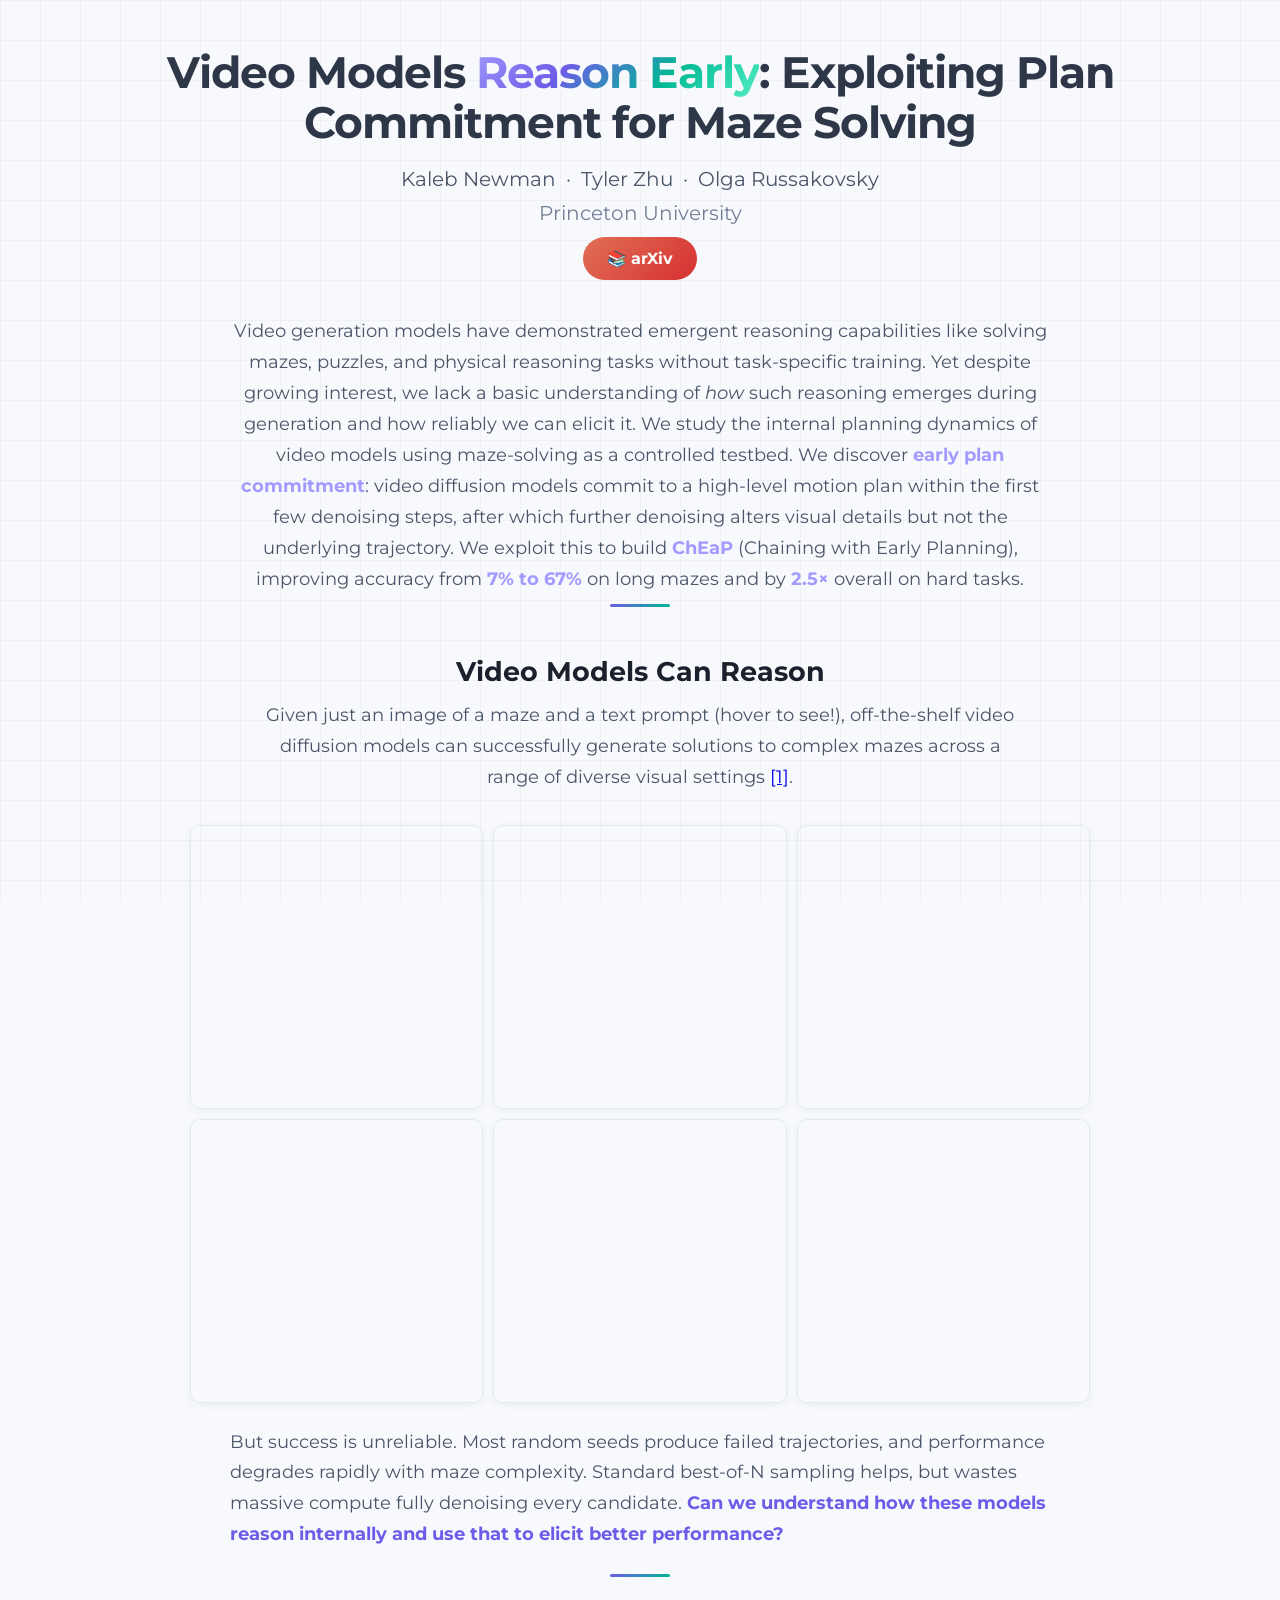
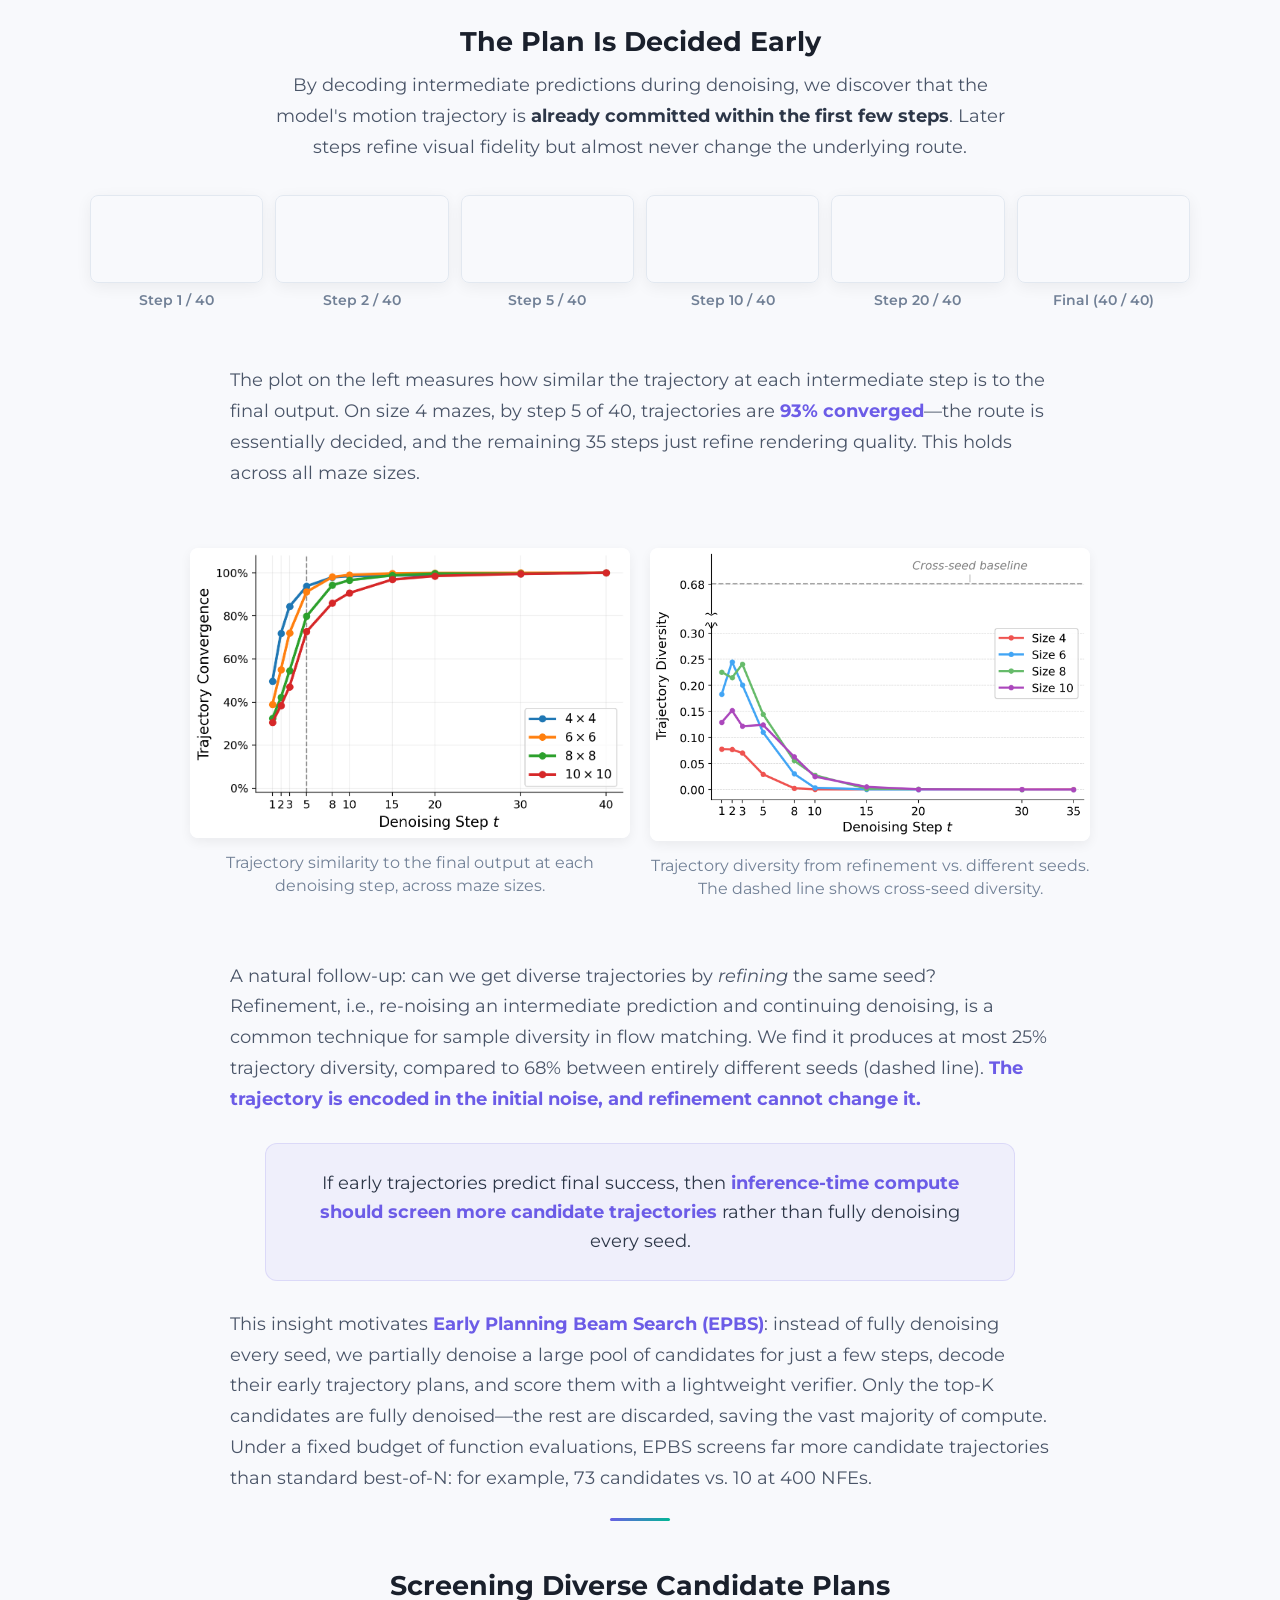
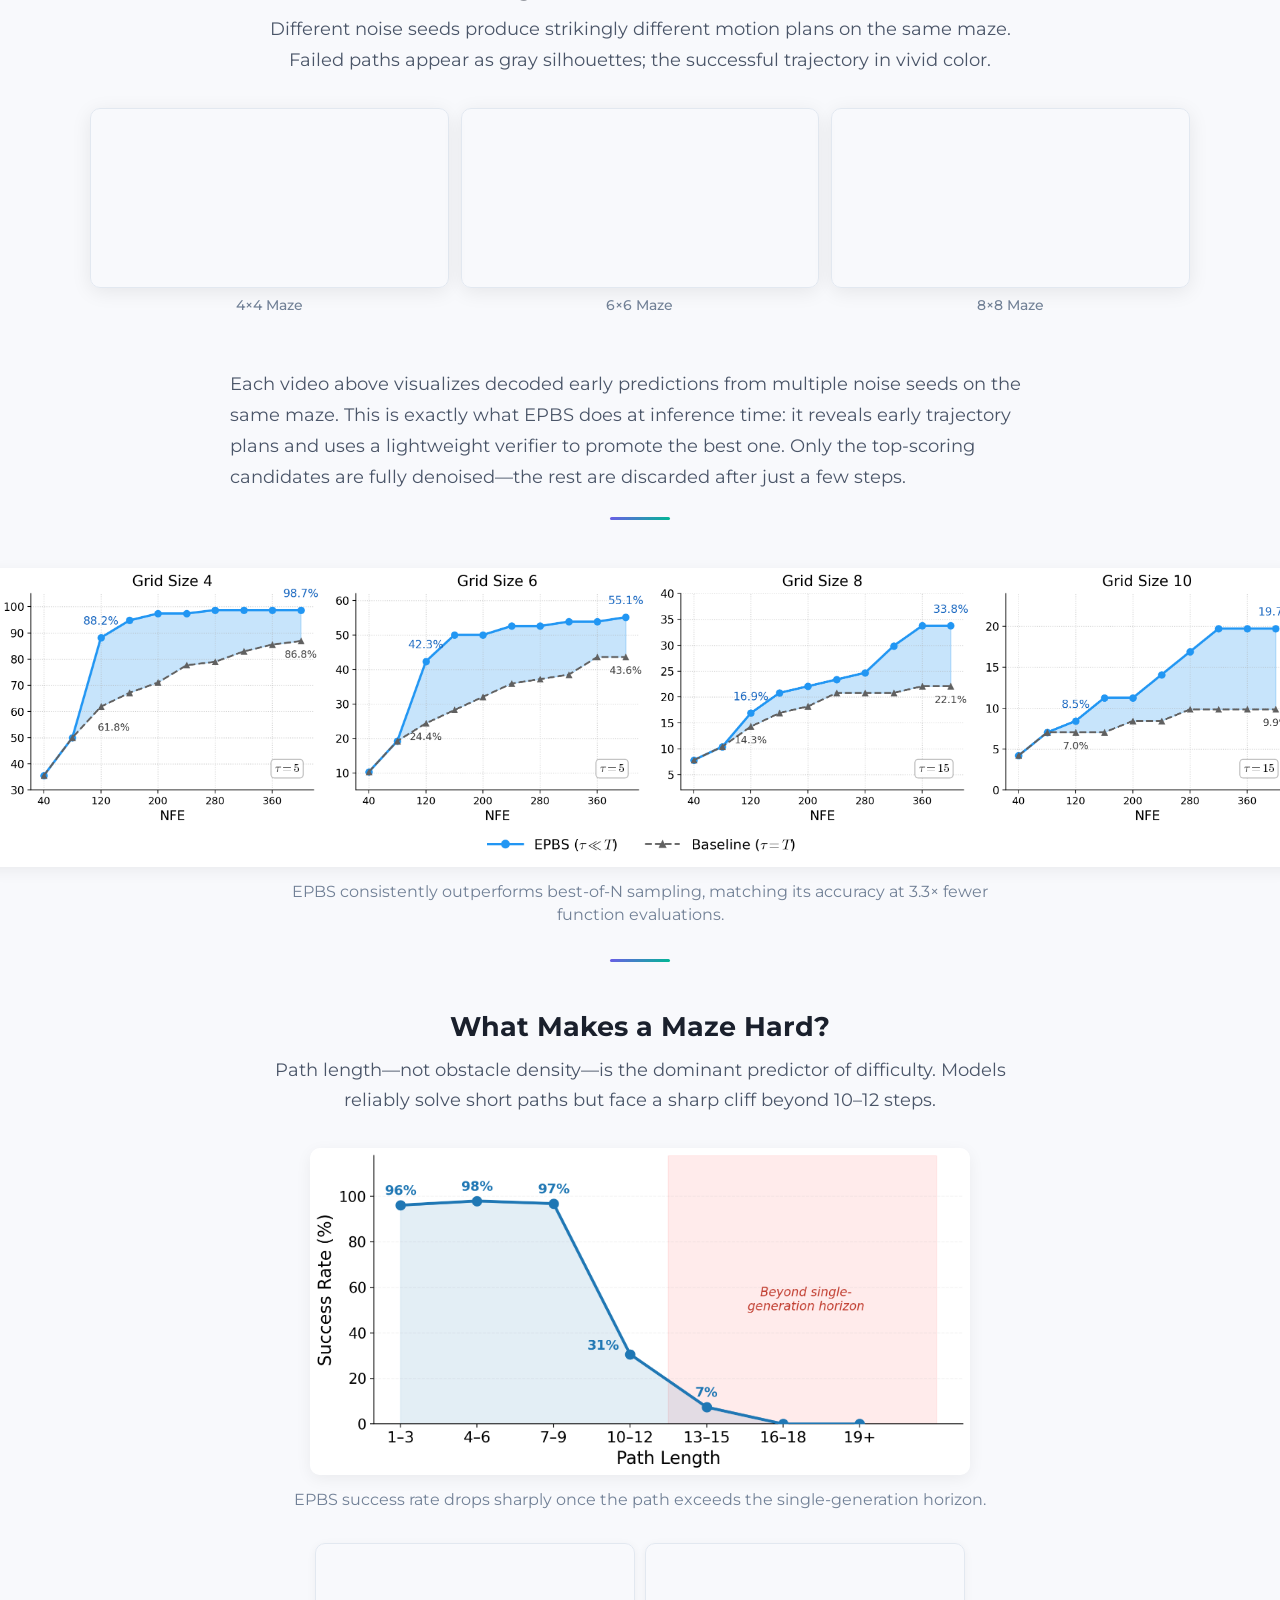
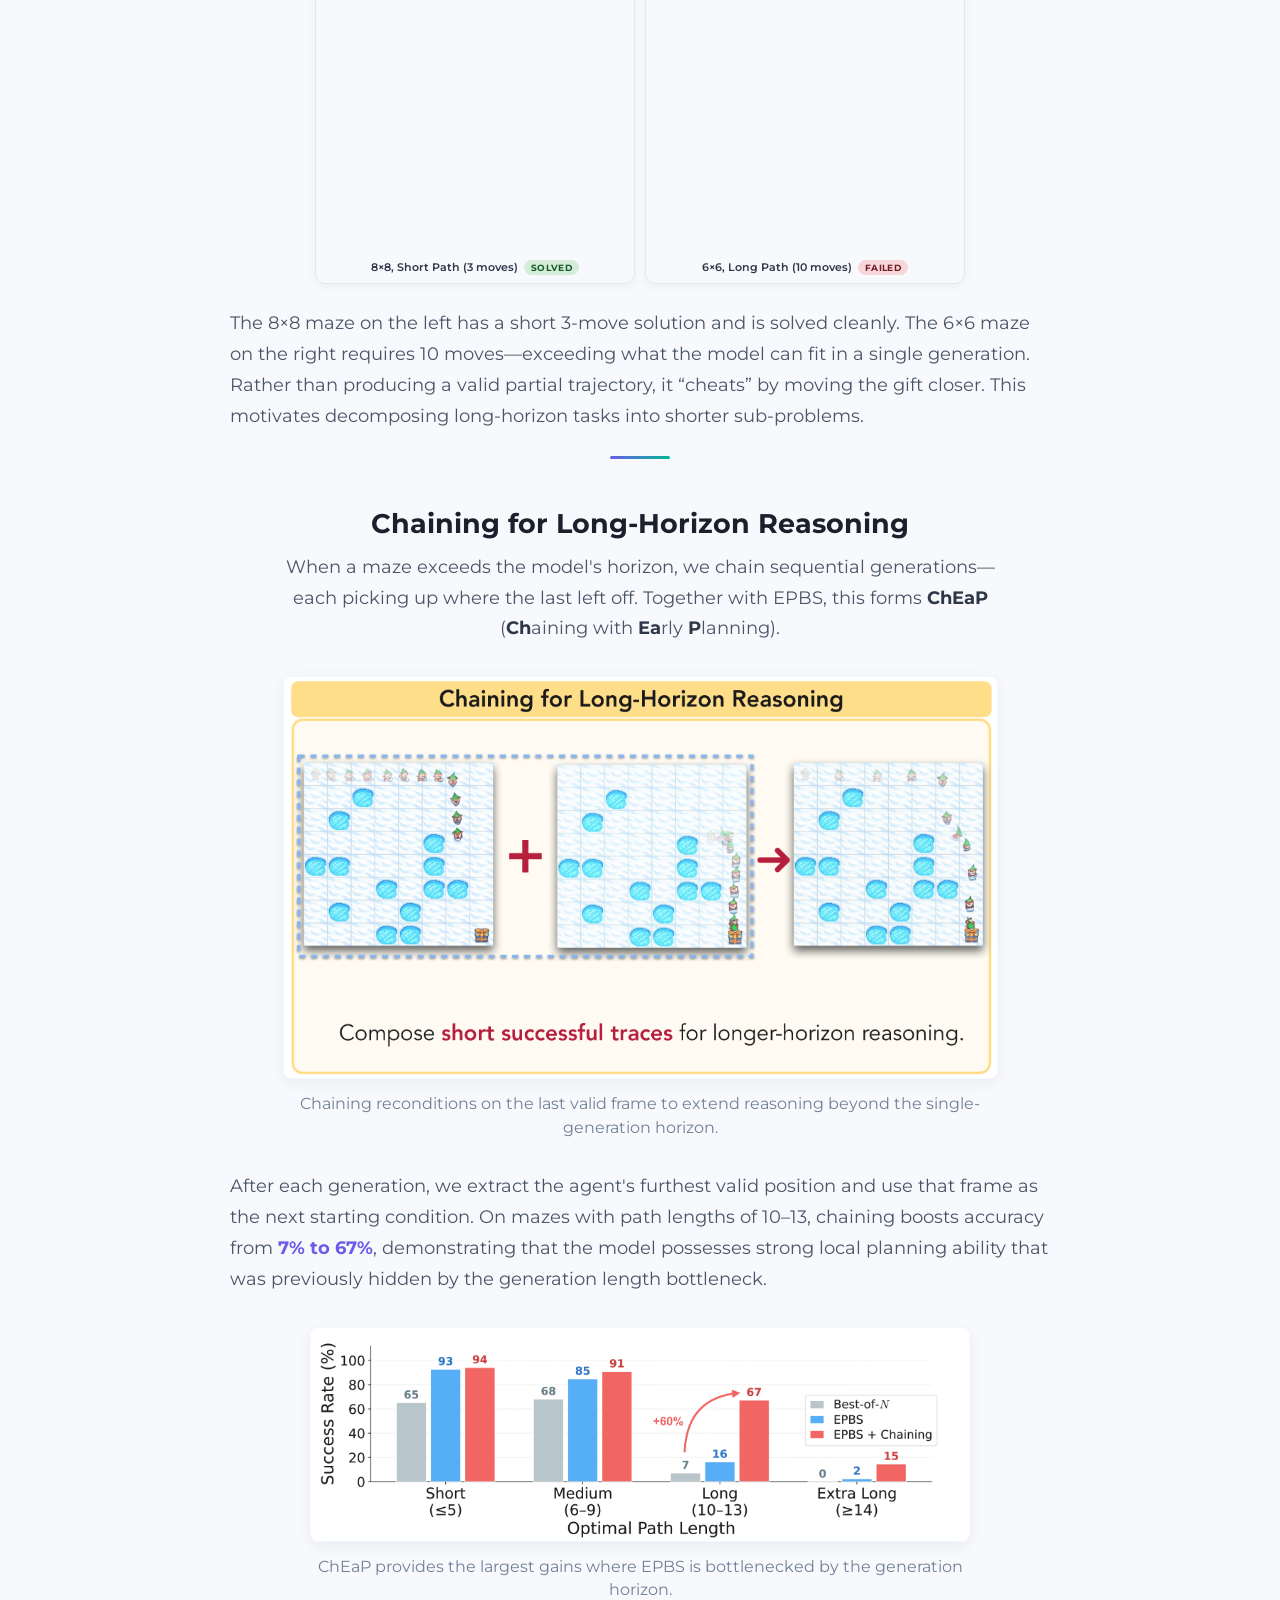
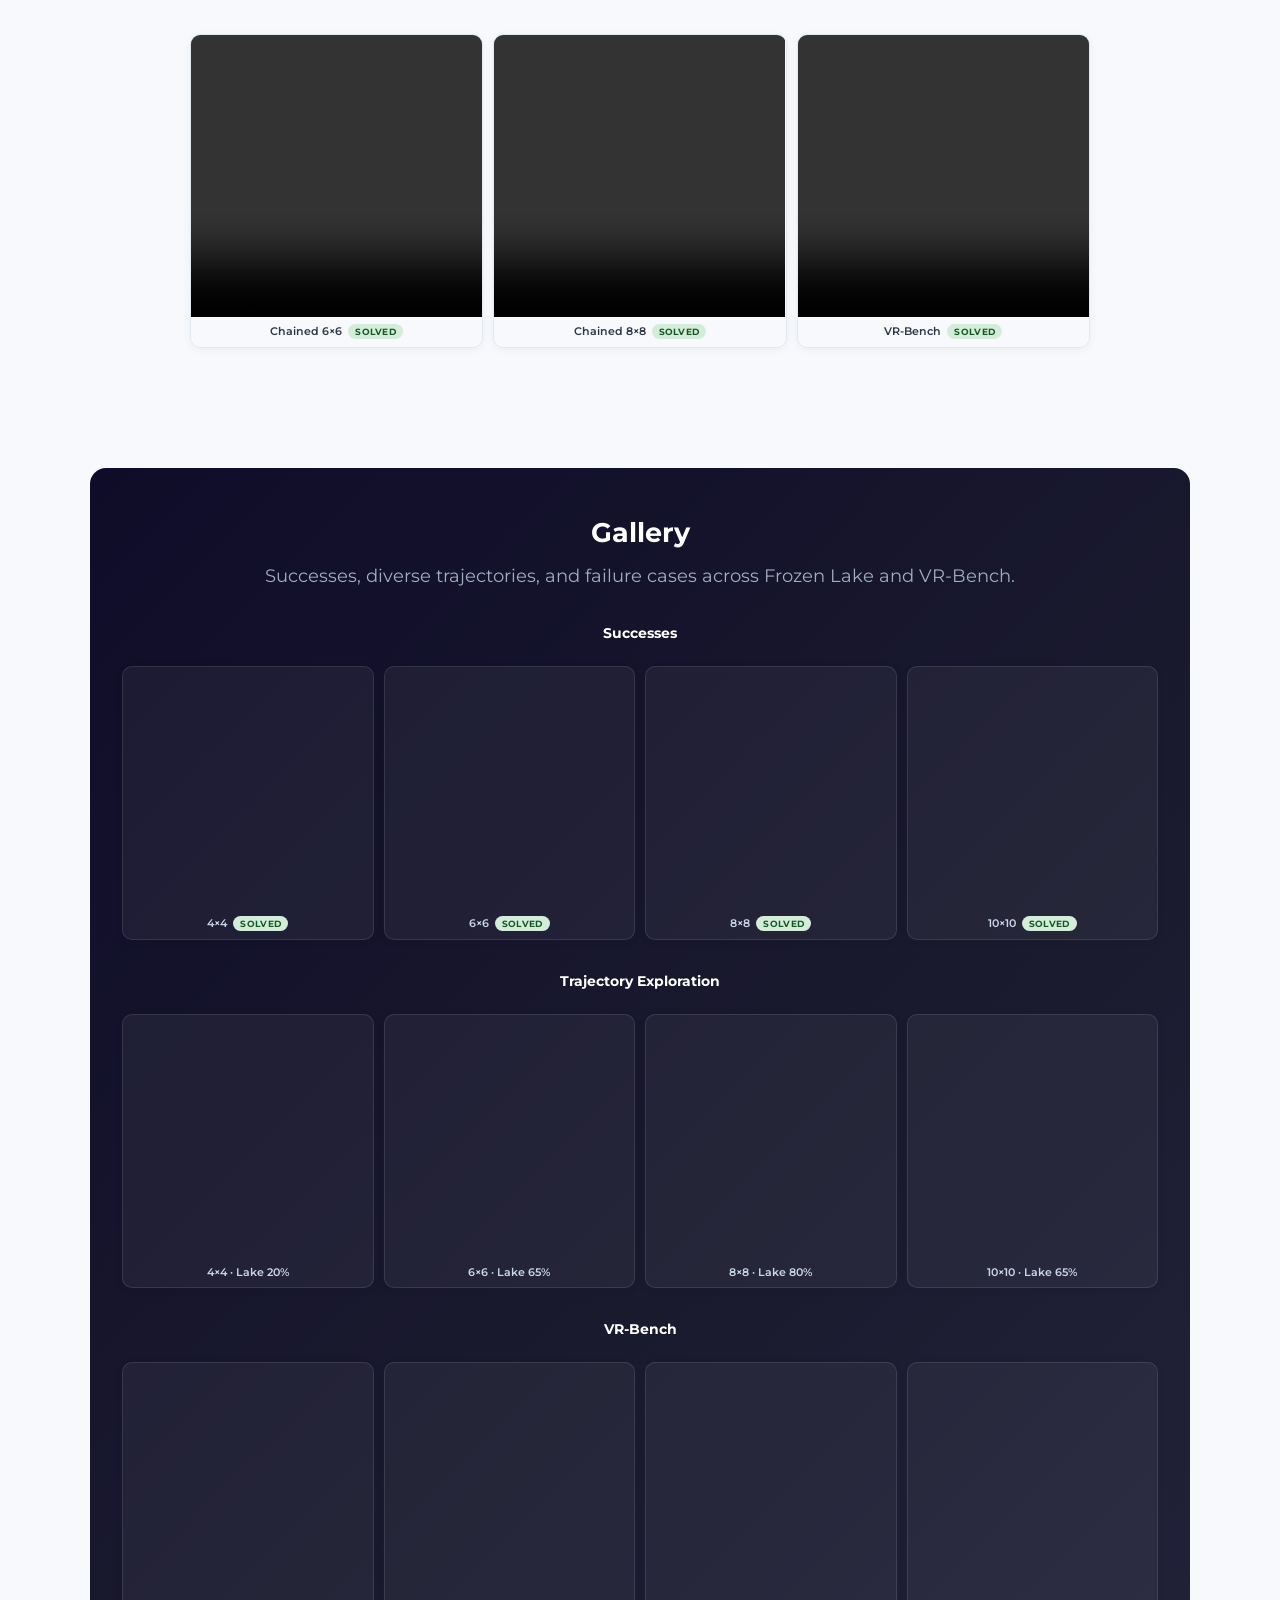
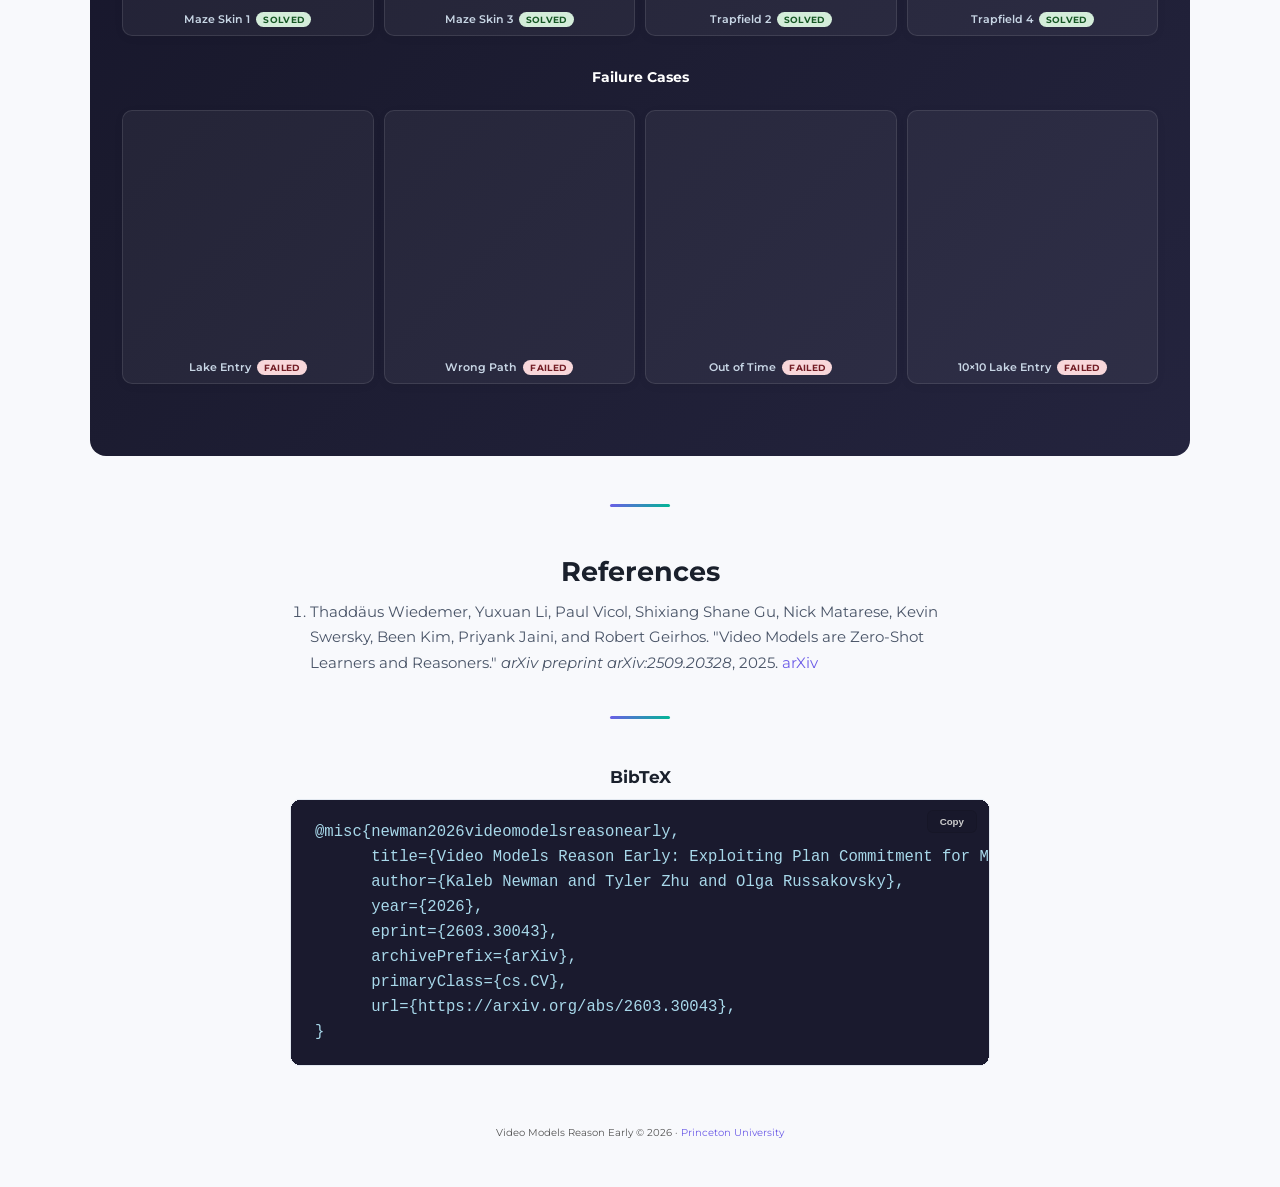
<file: index.html>
<!DOCTYPE html>
<html lang="en">
<head>
  <meta charset="UTF-8">
  <meta name="viewport" content="width=device-width, initial-scale=1.0">
  <title>Video Models Reason Early</title>
  <link rel="preconnect" href="https://fonts.googleapis.com">
  <link href="https://fonts.googleapis.com/css2?family=Inter:wght@400;500;600;700;800;900&display=swap" rel="stylesheet">
  <link href="https://fonts.googleapis.com/css2?family=Roboto:wght@400;500;600;700;800;900&display=swap" rel="stylesheet">
  <link href="https://fonts.googleapis.com/css2?family=Montserrat:wght@400;500;600;700;800;900&display=swap" rel="stylesheet">
  <style>
    :root {
      --accent-1: #6c5ce7;
      --accent-2: #00b894;
      --dark: #1a1a2e;
      --text: #2d3748;
      --text-dim: #718096;
    }
    *, *::before, *::after { box-sizing: border-box; margin: 0; padding: 0; }
    html { scroll-behavior: smooth; font-size: 13px; }
    body {
      font-family: 'Montserrat', 'Roboto', 'Inter', system-ui, sans-serif;
      background: #f8f9fc;
      color: var(--text);
      min-height: 100vh;
      padding: 48px 24px;
      overflow-x: hidden;
    }
    body::before {
      content: '';
      position: fixed;
      inset: 0;
      background-image:
        linear-gradient(rgba(0,0,0,0.03) 1px, transparent 1px),
        linear-gradient(90deg, rgba(0,0,0,0.03) 1px, transparent 1px);
      background-size: 40px 40px;
      pointer-events: none;
      z-index: 0;
    }

    .wrapper {
      position: relative;
      z-index: 1;
      max-width: 1100px;
      width: 100%;
      margin: 0 auto;
      text-align: center;
    }

    /* Coming soon - prominent at top */
    .coming-soon-top {
      display: inline-block;
      padding: 16px 44px;
      border-radius: 14px;
      font-size: 2.0rem;
      font-weight: 700;
      color: var(--accent-2);
      background: rgba(0, 184, 148, 0.1);
      border: 2px solid rgba(0, 184, 148, 0.3);
      margin-bottom: 44px;
      letter-spacing: 0.5px;
    }

    h1 {
      font-size: 3.4rem;
      font-weight: 700;
      line-height: 1.12;
      letter-spacing: -1px;
      margin-bottom: 20px;
      max-width: 1000px;
      margin-left: auto;
      margin-right: auto;
    }
    h1 .highlight {
      background: linear-gradient(135deg, #a29bfe, #6c5ce7, #00b894, #55efc4);
      -webkit-background-clip: text;
      -webkit-text-fill-color: transparent;
      background-clip: text;
    }

    .authors {
      font-size: 1.5rem;
      color: #4a5568;
      margin-bottom: 10px;
      font-weight: 400;
    }
    .affiliation {
      font-size: 1.5rem;
      color: var(--text-dim);
      margin-bottom: 12px;
    }

    .synopsis {
      font-size: 1.4rem;
      line-height: 1.7;
      color: #4a5568;
      max-width: 820px;
      margin: 0 auto 44px;
      margin-bottom: 10px;
    }
    .synopsis strong { color: #a29bfe; }

    .links {
      display: flex;
      gap: 12px;
      justify-content: center;
      flex-wrap: wrap;
      margin-bottom: 36px;
    }
    .links a {
      display: inline-flex;
      align-items: center;
      gap: 6px;
      padding: 12px 24px;
      border-radius: 50px;
      font-size: 1.2rem;
      font-weight: 700;
      text-decoration: none;
      transition: transform 0.2s, box-shadow 0.2s;
    }
    .links a:hover {
      transform: translateY(-2px);
      box-shadow: 0 6px 20px rgba(0,0,0,0.35);
    }
    .btn-paper { background: linear-gradient(135deg, #e74c3c, #c0392b); color: #fff; }
    .btn-arxiv { background: linear-gradient(135deg, #e17055, #d63031); color: #fff; }
    .btn-code  { background: linear-gradient(135deg, #2d3436, #636e72); color: #fff; }

    /* Divider */
    .divider {
      width: 60px;
      height: 3px;
      background: linear-gradient(135deg, var(--accent-1), var(--accent-2));
      border-radius: 2px;
      margin: 0 auto 48px;
    }

    /* Section titles */
    .section-title {
      font-size: 2.1rem;
      font-weight: 700;
      margin-bottom: 12px;
      color: #1a202c;
    }
    .section-desc {
      font-size: 1.4rem;
      line-height: 1.7;
      color: #4a5568;
      max-width: 750px;
      margin: 0 auto 32px;
    }
    .section-desc strong { color: #2d3748; }

    /* Lockin video strip */
    .lockin-strip {
      display: grid;
      grid-template-columns: repeat(6, 1fr);
      gap: 12px;
      margin-bottom: 56px;
      max-width: 100%;
      padding: 0;
    }
    .lockin-strip video {
      width: 100%;
      border-radius: 8px;
      border: 1px solid #e2e8f0;
      box-shadow: 0 4px 16px rgba(0,0,0,0.06);
    }
    .lockin-strip .step-label {
      margin-top: 5px;
      font-size: 1.1rem;
      color: var(--text-dim);
      font-weight: 600;
    }

    /* Ghost video grid */
    .video-grid {
      display: grid;
      grid-template-columns: repeat(3, 1fr);
      gap: 12px;
      margin-bottom: 56px;
    }
    .video-grid video {
      width: 100%;
      border-radius: 10px;
      border: 1px solid #e2e8f0;
      box-shadow: 0 4px 20px rgba(0,0,0,0.08);
    }
    .video-label {
      margin-top: 6px;
      font-size: 1.05rem;
      color: var(--text-dim);
      font-weight: 500;
    }

    /* Result stats row */
    .stats-row {
      display: grid;
      grid-template-columns: repeat(3, 1fr);
      gap: 24px;
      max-width: 900px;
      margin: 0 auto 56px;
    }
    .stat-item {
      text-align: center;
    }
    .stat-number {
      font-size: 2.8rem;
      font-weight: 800;
      background: linear-gradient(135deg, #a29bfe, #55efc4);
      -webkit-background-clip: text;
      -webkit-text-fill-color: transparent;
      background-clip: text;
      line-height: 1.1;
    }
    .stat-label {
      font-size: 1rem;
      color: var(--text-dim);
      margin-top: 4px;
    }

    /* BibTeX */
    .references-section {
      max-width: 700px;
      margin: 0 auto 40px;
      text-align: left;
    }
    .references-section .section-title {
      text-align: center;
    }
    .references-section ol {
      padding-left: 20px;
      font-size: 1.15rem;
      line-height: 1.7;
      color: #4a5568;
    }
    .references-section ol li { margin-bottom: 8px; }
    .references-section a { color: var(--accent-1); text-decoration: none; }
    .references-section a:hover { text-decoration: underline; }

    .bibtex-section {
      max-width: 700px;
      margin: 0 auto 40px;
      text-align: left;
    }
    .bibtex-title {
      font-size: 1.3rem;
      font-weight: 700;
      color: #1a202c;
      margin-bottom: 12px;
      text-align: center;
    }
    .bibtex-box {
      background: #1a1a2e;
      border: 1px solid #e2e8f0;
      border-radius: 10px;
      padding: 20px 24px;
      font-family: 'JetBrains Mono', 'Fira Code', 'Consolas', monospace;
      font-size: 1.2rem;
      line-height: 1.6;
      color: #a8d8ea;
      overflow-x: auto;
      position: relative;
    }
    .bibtex-box .copy-btn {
      position: absolute;
      top: 10px; right: 12px;
      background: rgba(0,0,0,0.05);
      color: #ccc;
      border: 1px solid rgba(0,0,0,0.1);
      padding: 5px 12px;
      border-radius: 6px;
      cursor: pointer;
      font-size: 0.75rem;
      font-weight: 600;
      transition: background 0.2s;
    }
    .bibtex-box .copy-btn:hover { background: rgba(255,255,255,0.2); }

    .footer {
      margin-top: 60px;
      font-size: 0.8rem;
      color: #555;
    }
    .footer a { color: var(--accent-1); text-decoration: none; }

    /* Section separators */
    .section-sep { height: 48px; }

    /* Figure blocks */
    .fig-block { text-align: center; margin: 32px auto; }
    .fig-block img { max-width: 100%; border-radius: 10px; box-shadow: 0 4px 16px rgba(0,0,0,0.06); }
    .fig-caption { font-size: 1.2rem; color: var(--text-dim); max-width: 700px; margin: 10px auto 0; line-height: 1.5; }

    /* Two-column figure row */
    .fig-row { display: grid; grid-template-columns: 1fr 1fr; gap: 20px; margin: 28px auto; max-width: 900px; }
    .fig-row img { width: 100%; border-radius: 8px; box-shadow: 0 4px 12px rgba(0,0,0,0.06); }

    /* Blog-style paragraph text */
    .body-text { font-size: 1.4rem; line-height: 1.7; color: #4a5568; max-width: 820px; margin: 0 auto 24px; text-align: left; }
    .body-text strong { color: var(--accent-1); }

    /* Callout box */
    .callout { background: rgba(108,92,231,0.06); border: 1px solid rgba(108,92,231,0.15); border-radius: 12px; padding: 24px 32px; max-width: 750px; margin: 28px auto; font-size: 1.4rem; line-height: 1.6; text-align: center; }
    .callout strong { color: var(--accent-1); }

    /* Method step cards */
    .method-steps { display: grid; grid-template-columns: repeat(4, 1fr); gap: 16px; margin: 28px auto; max-width: 1100px; position: relative; }
    .method-steps::before { content:''; position:absolute; top:32px; left:12%; right:12%; height:3px; background:linear-gradient(90deg,var(--accent-1),var(--accent-2)); border-radius:2px; z-index:0; }
    .step-card { background: #fff; border: 1px solid #e2e8f0; border-radius: 12px; padding: 24px 16px; text-align: center; position: relative; z-index: 1; box-shadow: 0 2px 8px rgba(0,0,0,0.04); }
    .step-num { width: 48px; height: 48px; border-radius: 50%; background: linear-gradient(135deg, var(--accent-1), var(--accent-2)); color: #fff; font-weight: 800; font-size: 1.15rem; display: flex; align-items: center; justify-content: center; margin: 0 auto 12px; }
    .step-card h3 { font-size: 1.1rem; font-weight: 700; margin-bottom: 6px; color: #1a202c; }
    .step-card p { font-size: 1rem; color: var(--text-dim); line-height: 1.5; }

    /* Video card grid */
    .vid-grid { display: grid; gap: 10px; margin: 24px auto; }
    .vid-grid.c2 { grid-template-columns: repeat(2, 1fr); max-width: 700px; }
    .vid-grid.c3 { grid-template-columns: repeat(3, 1fr); max-width: 900px; }
    .vid-grid.c4 { grid-template-columns: repeat(4, 1fr); }
    .vid-card { border-radius: 10px; overflow: hidden; border: 1px solid #e2e8f0; box-shadow: 0 2px 10px rgba(0,0,0,0.05); position: relative; }
    .vid-card video { width: 100%; display: block; aspect-ratio: 480/464; object-fit: cover; }
    .vid-card .vlabel { padding: 8px 10px; font-size: 0.85rem; font-weight: 600; text-align: center; color: var(--text); }
    .vid-card .prompt-overlay {
      position: absolute;
      inset: 0;
      background: rgba(0,0,0,0.82);
      color: #f0f0f0;
      opacity: 0;
      transition: opacity 0.25s;
      display: flex;
      flex-direction: column;
      padding: 10px;
      overflow-y: auto;
      text-align: left;
      pointer-events: none;
    }
    .vid-card:hover .prompt-overlay { opacity: 1; pointer-events: auto; }
    .prompt-overlay .prompt-title {
      font-size: 0.85rem;
      font-weight: 700;
      color: #55efc4;
      margin-bottom: 6px;
      flex-shrink: 0;
    }
    .prompt-overlay .prompt-text {
      font-size: 0.7rem;
      line-height: 1.45;
      color: #dfe6e9;
      white-space: pre-wrap;
    }
    .tag { display:inline-block; padding:2px 7px; border-radius:50px; font-size:0.7rem; font-weight:700; margin-left:3px; letter-spacing:0.3px; text-transform:uppercase; }
    .tag-ok { background:#d4edda; color:#155724; }
    .tag-fail { background:#f8d7da; color:#721c24; }
    .tag-model { background:#e8eaf6; color:#283593; }

    /* Maze sample strip */
    .maze-strip { display: grid; grid-template-columns: repeat(6, 1fr); gap: 8px; margin: 24px auto; max-width: 900px; }
    .maze-strip img { width: 100%; border-radius: 8px; border: 1px solid #e2e8f0; }

    /* Dark section (gallery) */
    .dark-section { background: linear-gradient(135deg, #0f0c29 0%, #1a1a2e 50%, #24243e 100%); color: #e0e0e0; border-radius: 16px; padding: 48px 32px; margin: 48px 0; }
    .dark-section .section-title { color: #fff; }
    .dark-section .section-desc { color: #a0aec0; }
    .dark-section .vid-card { border-color: rgba(255,255,255,0.1); background: rgba(255,255,255,0.05); }
    .dark-section .vid-card .vlabel { color: #c8d6e5; }
    .dark-section h3 { color: #fff; font-size: 1.1rem; font-weight: 700; text-align: center; margin: 32px 0 10px; }
    .dark-section h3:first-of-type { margin-top: 0; }
    .dark-section .fig-caption { color: #8395a7; }

    @media (max-width: 768px) {
      h1 { font-size: 2rem; }
      .video-grid { grid-template-columns: 1fr; max-width: 400px; margin-left: auto; margin-right: auto; }
      .lockin-strip { grid-template-columns: repeat(3, 1fr); }
      .stats-row { grid-template-columns: 1fr; gap: 32px; }
      .fig-row { grid-template-columns: 1fr; }
      .method-steps { grid-template-columns: repeat(2, 1fr); }
      .method-steps::before { display: none; }
      .vid-grid.c4 { grid-template-columns: repeat(2, 1fr); }
      .maze-strip { grid-template-columns: repeat(3, 1fr); }
    }
  </style>
</head>
<body>

<div class="wrapper">

  <!-- ==================== HERO ==================== -->
  <h1>
    Video Models <span class="highlight">Reason Early</span>:
    Exploiting Plan Commitment for Maze Solving
  </h1>

  <p class="authors"><a href="https://knewman2.github.io/" style="color:inherit;text-decoration:none;">Kaleb Newman</a> &nbsp;&middot;&nbsp; <a href="https://tylerzhu.com/" style="color:inherit;text-decoration:none;">Tyler Zhu</a> &nbsp;&middot;&nbsp; <a href="https://www.cs.princeton.edu/~olgarus/" style="color:inherit;text-decoration:none;">Olga Russakovsky</a></p>
  <p class="affiliation">Princeton University</p>

  <div class="links">
    <a href="https://arxiv.org/abs/2603.30043" class="btn-arxiv">&#128218; arXiv</a>
  </div>

  <p class="synopsis">
    Video generation models have demonstrated emergent reasoning capabilities like solving mazes, puzzles, and physical reasoning tasks without task-specific training.
    Yet despite growing interest, we lack a basic understanding of <em>how</em> such reasoning emerges during generation and how reliably we can elicit it.
    We study the internal planning dynamics of video models using maze-solving as a controlled testbed. We discover
    <strong>early plan commitment</strong>: video diffusion models
    commit to a high-level motion plan within the first few denoising steps,
    after which further denoising alters visual details but not the underlying
    trajectory.
    We exploit this to build <strong>ChEaP</strong> (Chaining with Early Planning), improving accuracy from
    <strong>7% to 67%</strong> on long mazes and by <strong>2.5&times;</strong> overall on hard tasks.
  </p>


  <div class="divider"></div>

  <!-- ==================== VIDEO MODELS CAN REASON ==================== -->
  <div class="section-title">Video Models Can Reason</div>
  <p class="section-desc">
    Given just an image of a maze and a text prompt (hover to see!), off-the-shelf video diffusion models can successfully generate solutions to complex mazes
    across a range of diverse visual settings <a href="#references">[1]</a>.
  </p>

  <div class="vid-grid c3">
    <div class="vid-card">
      <video autoplay muted loop playsinline><source src="videos_cropped/intro/intro_s4_size_4_norm_lake_20_maze_001_seed_101604.mp4" type="video/mp4"></video>
      <div class="prompt-overlay"><div class="prompt-title">Frozen Lake Prompt</div><div class="prompt-text">Animate the elf moving step by step toward the gift while carefully avoiding the icy frozen lake. Highlight the successful path and end with the elf touching the gift. There are no changes to the layout of the maze. No new lakes or characters appear. Static camera. No zoom. No pan. No glitches, noise, or artifacts.</div></div>
    </div>
    <div class="vid-card">
      <video autoplay muted loop playsinline><source src="videos_cropped/intro/intro_s6_size_6_norm_lake_20_maze_001_seed_428424.mp4" type="video/mp4"></video>
      <div class="prompt-overlay"><div class="prompt-title">Frozen Lake Prompt</div><div class="prompt-text">Animate the elf moving step by step toward the gift while carefully avoiding the icy frozen lake. Highlight the successful path and end with the elf touching the gift. There are no changes to the layout of the maze. No new lakes or characters appear. Static camera. No zoom. No pan. No glitches, noise, or artifacts.</div></div>
    </div>
    <div class="vid-card">
      <video autoplay muted loop playsinline><source src="videos_cropped/intro/intro_fl3.mp4" type="video/mp4"></video>
      <div class="prompt-overlay"><div class="prompt-title">Frozen Lake Prompt</div><div class="prompt-text">Animate the elf moving step by step toward the gift while carefully avoiding the icy frozen lake. Highlight the successful path and end with the elf touching the gift. There are no changes to the layout of the maze. No new lakes or characters appear. Static camera. No zoom. No pan. No glitches, noise, or artifacts.</div></div>
    </div>
    <div class="vid-card">
      <video autoplay muted loop playsinline><source src="videos_cropped/intro/intro_vr_maze_1_new.mp4" type="video/mp4"></video>
      <div class="prompt-overlay"><div class="prompt-title">VR-Bench Maze Prompt (Skin 1)</div><div class="prompt-text">Create a 2D animation based on the provided image of a maze. The red circle slides smoothly along the white square path, stopping perfectly on the green square. The red circle never slides or crosses into the light blue square areas of the maze. The camera is a static, top-down view showing the entire maze.

Maze: The maze paths are white square, the walls are light blue square. The red circle moves to the goal position, represented by green square. The red circle slides smoothly along the white square path. The red circle never slides or crosses into the light blue square areas of the maze. The red circle stops perfectly on the green square.

Scene: No change in scene composition. No change in the layout of the maze. The red circle travels along the white square path without speeding up or slowing down.

Camera: Static camera. No zoom. No pan. No glitches, noise, or artifacts.</div></div>
    </div>
    <div class="vid-card">
      <video autoplay muted loop playsinline><source src="videos_cropped/intro/intro_vr_maze_2_easy_puzzle_0002_seed_351910.mp4" type="video/mp4"></video>
      <div class="prompt-overlay"><div class="prompt-title">VR-Bench Maze Prompt (Skin 2)</div><div class="prompt-text">Create a 2D animation based on the provided image of a maze. The white rabbit slides smoothly along the green grass tiles path, stopping perfectly on the orange carrots. The white rabbit never slides or crosses into the gray rock areas of the maze. The camera is a static, top-down view showing the entire maze.

Maze: The maze paths are green grass tiles, the walls are gray rock. The white rabbit moves to the goal position, represented by orange carrots. The white rabbit slides smoothly along the green grass tiles path. The white rabbit never slides or crosses into the gray rock areas of the maze. The white rabbit stops perfectly on the orange carrots.

Scene: No change in scene composition. No change in the layout of the maze. The white rabbit travels along the green grass tiles path without speeding up or slowing down.

Camera: Static camera. No zoom. No pan. No glitches, noise, or artifacts.</div></div>
    </div>
    <div class="vid-card">
      <video autoplay muted loop playsinline><source src="videos_cropped/intro/intro_vr_maze4_easy.mp4" type="video/mp4"></video>
      <div class="prompt-overlay"><div class="prompt-title">VR-Bench Maze Prompt (Skin 4)</div><div class="prompt-text">Create a 2D animation based on the provided image of a maze. The anime schoolgirl slides smoothly along the wooden floor tiles path, stopping perfectly on the green square. The anime schoolgirl never slides or crosses into the gray stone wall areas of the maze. The camera is a static, top-down view showing the entire maze.

Maze: The maze paths are wooden floor tiles, the walls are gray stone wall. The anime schoolgirl moves to the goal position, represented by green square. The anime schoolgirl slides smoothly along the wooden floor tiles path. The anime schoolgirl never slides or crosses into the gray stone wall areas of the maze. The anime schoolgirl stops perfectly on the green square.

Scene: No change in scene composition. No change in the layout of the maze. The anime schoolgirl travels along the wooden floor tiles path without speeding up or slowing down.

Camera: Static camera. No zoom. No pan. No glitches, noise, or artifacts.</div></div>
    </div>
  </div>

  <p class="body-text">
    But success is unreliable. Most random seeds produce failed trajectories, and performance degrades
    rapidly with maze complexity. Standard best-of-N sampling helps, but wastes massive compute
    fully denoising every candidate. <strong>Can we understand how these models reason internally
    and use that to elicit better performance?</strong>
  </p>

  <div class="divider"></div>

  <!-- ==================== EARLY PLAN COMMITMENT ==================== -->
  <div class="section-title">The Plan Is Decided Early</div>
  <p class="section-desc">
    By decoding intermediate predictions during denoising, we discover that the model's motion trajectory
    is <strong>already committed within the first few steps</strong>. Later steps refine
    visual fidelity but almost never change the underlying route.
  </p>

  <div class="lockin-strip">
    <div>
      <video autoplay muted loop playsinline><source src="videos_cropped/lockin/x0_step_001.mp4" type="video/mp4"></video>
      <div class="step-label">Step 1 / 40</div>
    </div>
    <div>
      <video autoplay muted loop playsinline><source src="videos_cropped/lockin/x0_step_002.mp4" type="video/mp4"></video>
      <div class="step-label">Step 2 / 40</div>
    </div>
    <div>
      <video autoplay muted loop playsinline><source src="videos_cropped/lockin/x0_step_005.mp4" type="video/mp4"></video>
      <div class="step-label">Step 5 / 40</div>
    </div>
    <div>
      <video autoplay muted loop playsinline><source src="videos_cropped/lockin/x0_step_010.mp4" type="video/mp4"></video>
      <div class="step-label">Step 10 / 40</div>
    </div>
    <div>
      <video autoplay muted loop playsinline><source src="videos_cropped/lockin/x0_step_020.mp4" type="video/mp4"></video>
      <div class="step-label">Step 20 / 40</div>
    </div>
    <div>
      <video autoplay muted loop playsinline><source src="videos_cropped/lockin/final.mp4" type="video/mp4"></video>
      <div class="step-label">Final (40 / 40)</div>
    </div>
  </div>

  <p class="body-text">
    The plot on the left measures how similar the trajectory at each intermediate step is to the final output.
    On size 4 mazes, by step 5 of 40, trajectories are <strong>93% converged</strong>&mdash;the route is essentially decided, and the remaining
    35 steps just refine rendering quality. This holds across all maze sizes.
  </p>

  <div class="fig-row">
    <div class="fig-block">
      <img src="images/convergence_by_size.png" alt="Trajectory convergence">
      <div class="fig-caption">Trajectory similarity to the final output at each denoising step, across maze sizes.</div>
    </div>
    <div class="fig-block">
      <img src="images/commitment_curve.png" alt="Refinement diversity">
      <div class="fig-caption">Trajectory diversity from refinement vs. different seeds. The dashed line shows cross-seed diversity.</div>
    </div>
  </div>

  <p class="body-text">
    A natural follow-up: can we get diverse trajectories by <em>refining</em> the same seed?
    Refinement, i.e., re-noising an intermediate prediction and continuing denoising, is a common technique
    for sample diversity in flow matching. We find it produces at most 25% trajectory diversity, compared to 68%
    between entirely different seeds (dashed line). <strong>The trajectory is encoded in the initial noise,
    and refinement cannot change it.</strong>
  </p>

  <div class="callout">
    If early trajectories predict final success, then <strong>inference-time compute should screen more candidate trajectories</strong> rather than fully denoising every seed.
  </div>

  <!-- <div class="divider"></div> -->

  <!-- ==================== EPBS ==================== -->
  <!-- <div class="section-title">Early Planning Beam Search (EPBS)</div> -->
  <p class="body-text">
    This insight motivates <strong>Early Planning Beam Search (EPBS)</strong>: instead of fully denoising every seed, we partially denoise
    a large pool of candidates for just a few steps, decode their early trajectory plans, and score them with a
    lightweight verifier. Only the top-K candidates are fully denoised&mdash;the rest are discarded, saving the
    vast majority of compute. Under a fixed budget of function evaluations, EPBS screens far more candidate
    trajectories than standard best-of-N: for example, 73 candidates vs. 10 at 400 NFEs.
  </p>

  <div class="divider"></div>

  <!-- ==================== SCREENING VIDEOS ==================== -->
  <div class="section-title">Screening Diverse Candidate Plans</div>
  <p class="section-desc">
    Different noise seeds produce strikingly different motion plans on the same maze.
    Failed paths appear as gray silhouettes; the successful trajectory in vivid color.
  </p>

  <div class="video-grid">
    <div>
      <video autoplay muted loop playsinline><source src="videos_cropped/screening/ghost_x0_size4_lake65_maze005.mp4" type="video/mp4"></video>
      <div class="video-label">4&times;4 Maze</div>
    </div>
    <div>
      <video autoplay muted loop playsinline><source src="videos_cropped/screening/ghost_x0_size6_lake65_maze001.mp4" type="video/mp4"></video>
      <div class="video-label">6&times;6 Maze</div>
    </div>
    <div>
      <video autoplay muted loop playsinline><source src="videos_cropped/screening/ghost_x0_size8_lake50_maze006.mp4" type="video/mp4"></video>
      <div class="video-label">8&times;8 Maze</div>
    </div>
  </div>

  <p class="body-text">
    Each video above visualizes decoded early predictions from multiple noise seeds on the same maze.
    This is exactly what EPBS does at inference time: it reveals early trajectory plans and uses a
    lightweight verifier to promote the best one. Only the top-scoring candidates are fully denoised&mdash;the
    rest are discarded after just a few steps.
  </p>

  <div class="divider"></div>

  <!-- ==================== RESULTS ==================== -->
  <div style="text-align:center; width:120%; margin-left:-10%; margin-bottom:32px;">
    <img src="images/acc_vs_nfe_all_sizes.png" alt="Accuracy vs NFE" style="width:100%; border-radius:10px; box-shadow:0 4px 16px rgba(0,0,0,0.06);">
    <div class="fig-caption">EPBS consistently outperforms best-of-N sampling, matching its accuracy at 3.3&times; fewer function evaluations.</div>
  </div>

  <div class="divider"></div>

  <!-- ==================== WHAT MAKES A MAZE HARD ==================== -->
  <div class="section-title">What Makes a Maze Hard?</div>
  <p class="section-desc">
    Path length&mdash;not obstacle density&mdash;is the dominant predictor of difficulty.
    Models reliably solve short paths but face a sharp cliff beyond 10&ndash;12 steps.
  </p>

  <div class="fig-block">
    <img src="images/success_vs_path_length.png" alt="Success vs path length" style="max-width:60%;">
    <div class="fig-caption">EPBS success rate drops sharply once the path exceeds the single-generation horizon.</div>
  </div>

  <div class="vid-grid c2" style="max-width:650px;">
    <div class="vid-card">
      <video autoplay muted loop playsinline><source src="videos_cropped/path_length/final_cropped.mp4" type="video/mp4"></video>
      <div class="vlabel">8&times;8, Short Path (3 moves) <span class="tag tag-ok">Solved</span></div>
    </div>
    <div class="vid-card">
      <video autoplay muted loop playsinline><source src="videos_cropped/path_length/final_cropped_s6.mp4" type="video/mp4"></video>
      <div class="vlabel">6&times;6, Long Path (10 moves) <span class="tag tag-fail">Failed</span></div>
    </div>
  </div>

  <p class="body-text">
    The 8&times;8 maze on the left has a short 3-move solution and is solved cleanly. The 6&times;6 maze on the right
    requires 10 moves&mdash;exceeding what the model can fit in a single generation. Rather than producing a
    valid partial trajectory, it &ldquo;cheats&rdquo; by moving the gift closer.
    This motivates decomposing long-horizon tasks into shorter sub-problems.
  </p>

  <div class="divider"></div>

  <!-- ==================== CHAINING ==================== -->
  <div class="section-title">Chaining for Long-Horizon Reasoning</div>
  <p class="section-desc">
    When a maze exceeds the model's horizon, we chain sequential generations&mdash;each
    picking up where the last left off. Together with EPBS, this forms
    <strong>ChEaP</strong> (<strong>Ch</strong>aining with <strong>Ea</strong>rly <strong>P</strong>lanning).
  </p>

  <div class="fig-block">
    <img src="images/chaining.png" alt="Chaining overview" style="max-width:65%;">
    <div class="fig-caption">Chaining reconditions on the last valid frame to extend reasoning beyond the single-generation horizon.</div>
  </div>

  <p class="body-text">
    After each generation, we extract the agent's furthest valid position and use that frame
    as the next starting condition. On mazes with path lengths of 10&ndash;13, chaining boosts
    accuracy from <strong>7% to 67%</strong>, demonstrating that the model possesses strong local planning
    ability that was previously hidden by the generation length bottleneck.
  </p>

  <div class="fig-block">
    <img src="images/teaser_arrow_cropped.png" alt="Chaining results" style="max-width:60%;">
    <div class="fig-caption">ChEaP provides the largest gains where EPBS is bottlenecked by the generation horizon.</div>
  </div>

  <div class="vid-grid c3">
    <div class="vid-card">
      <video controls muted loop playsinline><source src="videos_cropped/chaining/chain_s6_norm_lake80_maze007.mp4" type="video/mp4"></video>
      <div class="vlabel">Chained 6&times;6 <span class="tag tag-ok">Solved</span></div>
    </div>
    <div class="vid-card">
      <video controls muted loop playsinline><source src="videos_cropped/chaining_success_s8.mp4" type="video/mp4"></video>
      <div class="vlabel">Chained 8&times;8 <span class="tag tag-ok">Solved</span></div>
    </div>
    <div class="vid-card">
      <video controls muted loop playsinline><source src="videos_cropped/chaining/chain_vrbench_maze3_med_puzzle0004.mp4" type="video/mp4"></video>
      <div class="vlabel">VR-Bench <span class="tag tag-ok">Solved</span></div>
    </div>
  </div>

  <div class="section-sep"></div>

  <!-- ==================== GALLERY ==================== -->
  <div class="dark-section">
    <div class="section-title">Gallery</div>
    <p class="section-desc">Successes, diverse trajectories, and failure cases across Frozen Lake and VR-Bench.</p>

    <h3>Successes</h3>
    <div class="vid-grid c4">
      <div class="vid-card"><video muted loop playsinline><source src="videos_cropped/wan_s4_success.mp4" type="video/mp4"></video><div class="vlabel">4&times;4 <span class="tag tag-ok">Solved</span></div></div>
      <div class="vid-card"><video muted loop playsinline><source src="videos_cropped/wan_s6_success.mp4" type="video/mp4"></video><div class="vlabel">6&times;6 <span class="tag tag-ok">Solved</span></div></div>
      <div class="vid-card"><video muted loop playsinline><source src="videos_cropped/wan_s8_success.mp4" type="video/mp4"></video><div class="vlabel">8&times;8 <span class="tag tag-ok">Solved</span></div></div>
      <div class="vid-card"><video muted loop playsinline><source src="videos_cropped/wan_s10_success.mp4" type="video/mp4"></video><div class="vlabel">10&times;10 <span class="tag tag-ok">Solved</span></div></div>
    </div>

    <h3>Trajectory Exploration</h3>
    <div class="vid-grid c4">
      <div class="vid-card"><video muted loop playsinline><source src="videos_cropped/ghost_size4_lake20_maze003.mp4" type="video/mp4"></video><div class="vlabel">4&times;4 &middot; Lake 20%</div></div>
      <div class="vid-card"><video muted loop playsinline><source src="videos_cropped/ghost_size6_lake65_maze002.mp4" type="video/mp4"></video><div class="vlabel">6&times;6 &middot; Lake 65%</div></div>
      <div class="vid-card"><video muted loop playsinline><source src="videos_cropped/ghost_size8_lake80_maze004.mp4" type="video/mp4"></video><div class="vlabel">8&times;8 &middot; Lake 80%</div></div>
      <div class="vid-card"><video muted loop playsinline><source src="videos_cropped/ghost_size10_lake65_maze010.mp4" type="video/mp4"></video><div class="vlabel">10&times;10 &middot; Lake 65%</div></div>
    </div>

    <h3>VR-Bench</h3>
    <div class="vid-grid c4">
      <div class="vid-card"><video muted loop playsinline><source src="videos_cropped/vrbench_maze1_easy.mp4" type="video/mp4"></video><div class="vlabel">Maze Skin 1 <span class="tag tag-ok">Solved</span></div></div>
      <div class="vid-card"><video muted loop playsinline><source src="videos_cropped/vrbench_maze3_med.mp4" type="video/mp4"></video><div class="vlabel">Maze Skin 3 <span class="tag tag-ok">Solved</span></div></div>
      <div class="vid-card"><video muted loop playsinline><source src="videos_cropped/vrbench_trap2_easy.mp4" type="video/mp4"></video><div class="vlabel">Trapfield 2 <span class="tag tag-ok">Solved</span></div></div>
      <div class="vid-card"><video muted loop playsinline><source src="videos_cropped/vrbench_trap4_hard.mp4" type="video/mp4"></video><div class="vlabel">Trapfield 4 <span class="tag tag-ok">Solved</span></div></div>
    </div>

    <h3>Failure Cases</h3>
    <div class="vid-grid c4">
      <div class="vid-card"><video muted loop playsinline><source src="videos_cropped/wan_fail_s4.mp4" type="video/mp4"></video><div class="vlabel">Lake Entry <span class="tag tag-fail">Failed</span></div></div>
      <div class="vid-card"><video muted loop playsinline><source src="videos_cropped/failures/fail2_wrong_path_s6.mp4" type="video/mp4"></video><div class="vlabel">Wrong Path <span class="tag tag-fail">Failed</span></div></div>
      <div class="vid-card"><video muted loop playsinline><source src="videos_cropped/failures/fail_out_of_time_size_8_norm_lake_50_maze_004_seed_30144.mp4" type="video/mp4"></video><div class="vlabel">Out of Time <span class="tag tag-fail">Failed</span></div></div>
      <div class="vid-card"><video muted loop playsinline><source src="videos_cropped/failures/fail4_lake_s10.mp4" type="video/mp4"></video><div class="vlabel">10&times;10 Lake Entry <span class="tag tag-fail">Failed</span></div></div>
    </div>
  </div>

  <!-- ==================== BIBTEX ==================== -->
  <div class="divider"></div>

  <div id="references" class="references-section">
    <div class="section-title">References</div>
    <ol>
      <li>Thaddäus Wiedemer, Yuxuan Li, Paul Vicol, Shixiang Shane Gu, Nick Matarese, Kevin Swersky, Been Kim, Priyank Jaini, and Robert Geirhos. "Video Models are Zero-Shot Learners and Reasoners." <em>arXiv preprint arXiv:2509.20328</em>, 2025. <a href="https://arxiv.org/abs/2509.20328">arXiv</a></li>
    </ol>
  </div>

  <div class="divider"></div>

  <div class="bibtex-section">
    <div class="bibtex-title">BibTeX</div>
    <div class="bibtex-box">
      <button class="copy-btn" onclick="navigator.clipboard.writeText(document.getElementById('bib-text').innerText)">Copy</button>
<pre id="bib-text">@misc{newman2026videomodelsreasonearly,
      title={Video Models Reason Early: Exploiting Plan Commitment for Maze Solving},
      author={Kaleb Newman and Tyler Zhu and Olga Russakovsky},
      year={2026},
      eprint={2603.30043},
      archivePrefix={arXiv},
      primaryClass={cs.CV},
      url={https://arxiv.org/abs/2603.30043},
}</pre>
    </div>
  </div>

  <div class="footer">
    <p>Video Models Reason Early &copy; 2026 &middot; <a href="https://www.cs.princeton.edu/">Princeton University</a></p>
  </div>

</div>

<!-- Play videos on scroll; pause 500ms at end before looping -->
<script>
document.addEventListener('DOMContentLoaded', () => {
  const allVideos = document.querySelectorAll('video');

  // Remove native loop — we handle it manually with a delay
  allVideos.forEach(v => {
    v.removeAttribute('loop');
    v.addEventListener('ended', () => {
      setTimeout(() => {
        v.currentTime = 0;
        v.play().catch(() => {});
      }, 500);
    });
  });

  // Scroll-triggered play for gallery & vid-card videos
  const observed = document.querySelectorAll('.dark-section video, .vid-card video');
  const observer = new IntersectionObserver((entries) => {
    entries.forEach(entry => {
      if (entry.isIntersecting) {
        entry.target.play().catch(() => {});
      } else {
        entry.target.pause();
      }
    });
  }, { threshold: 0.3 });
  observed.forEach(v => observer.observe(v));
});
</script>

</body>
</html>
</file>
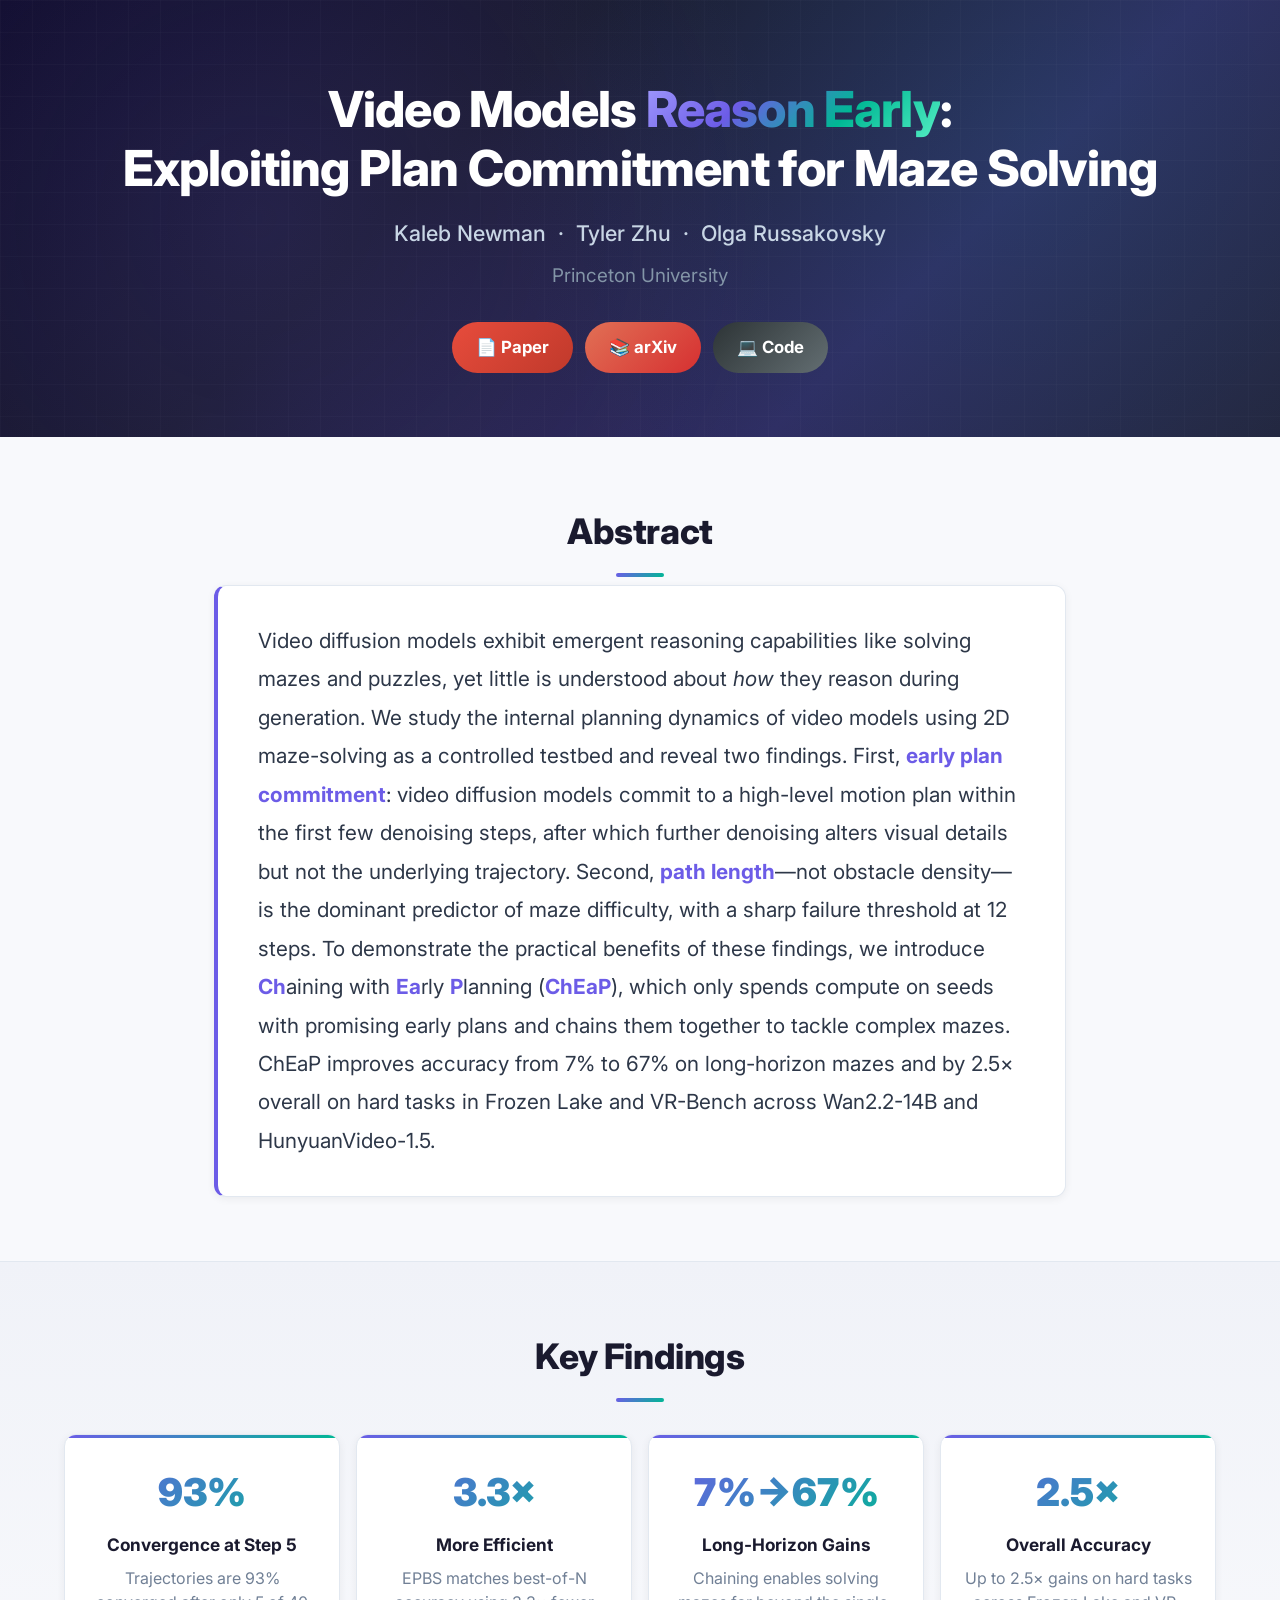
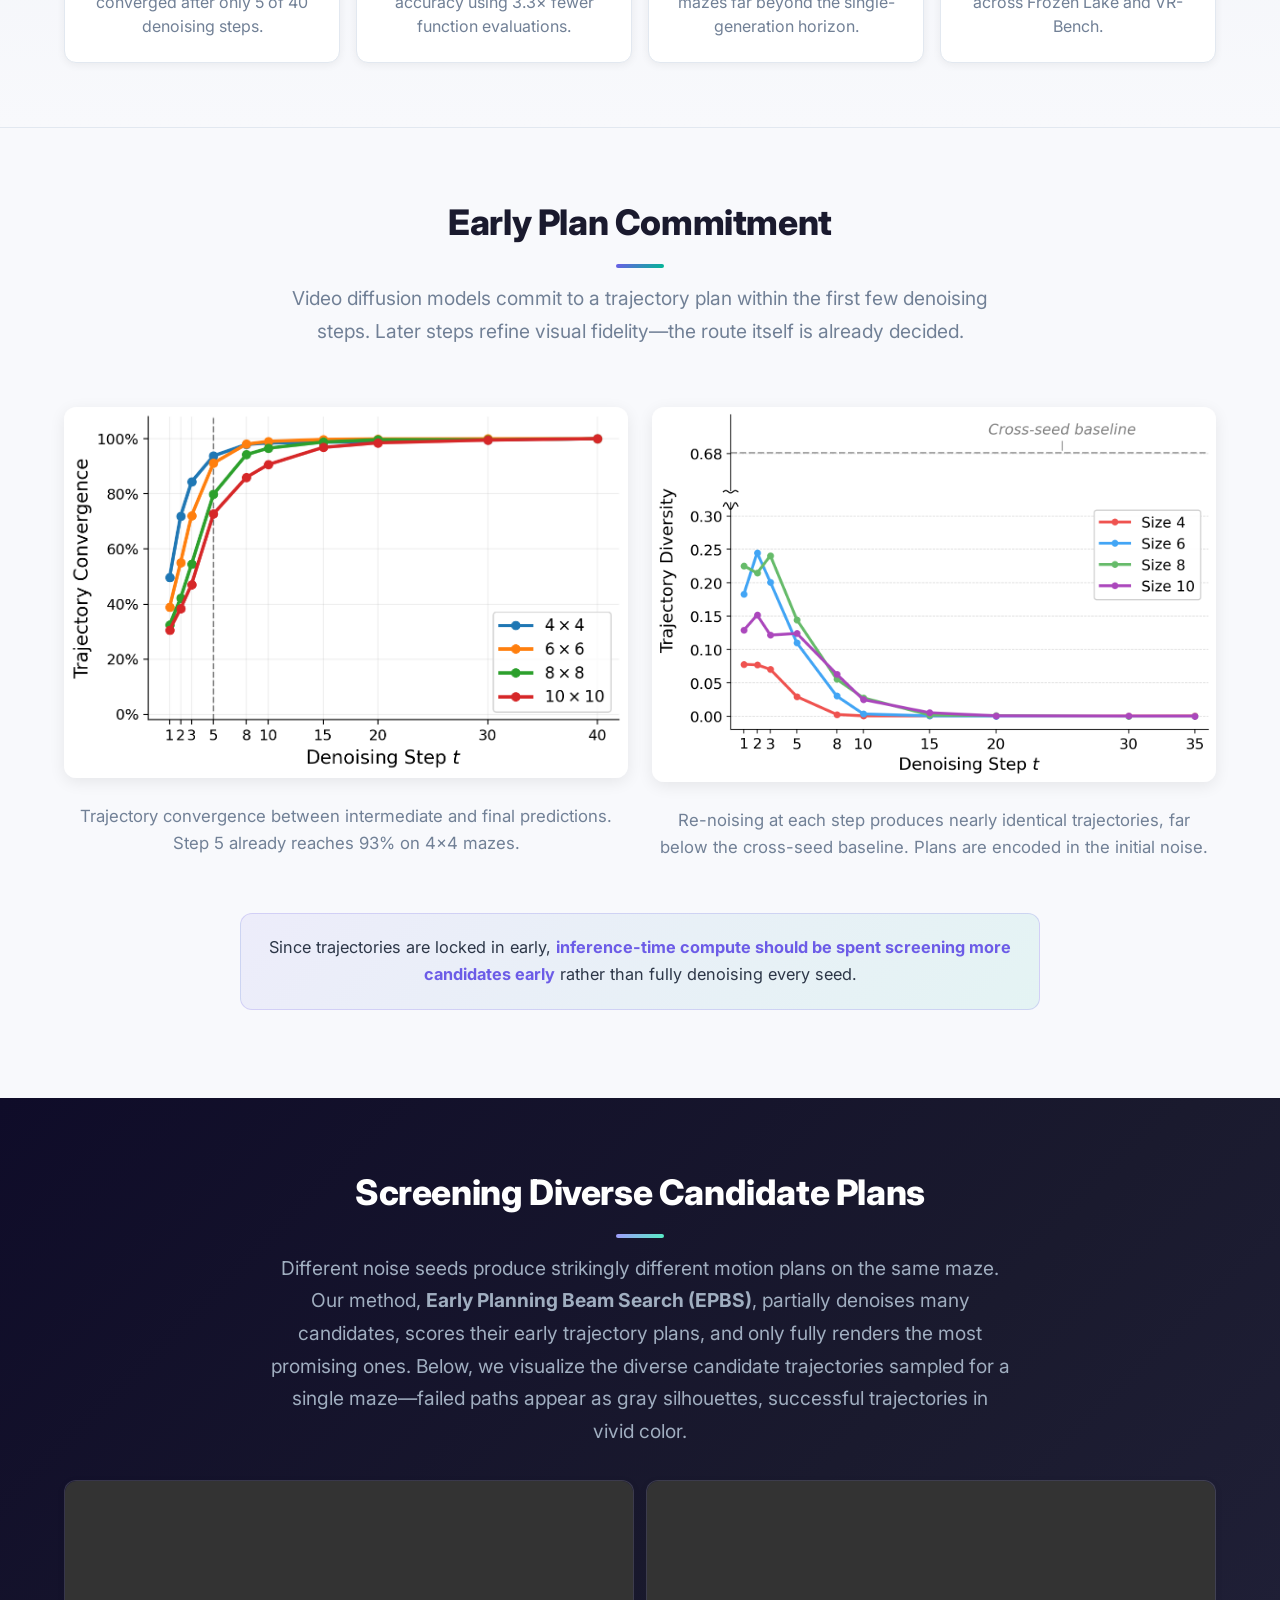
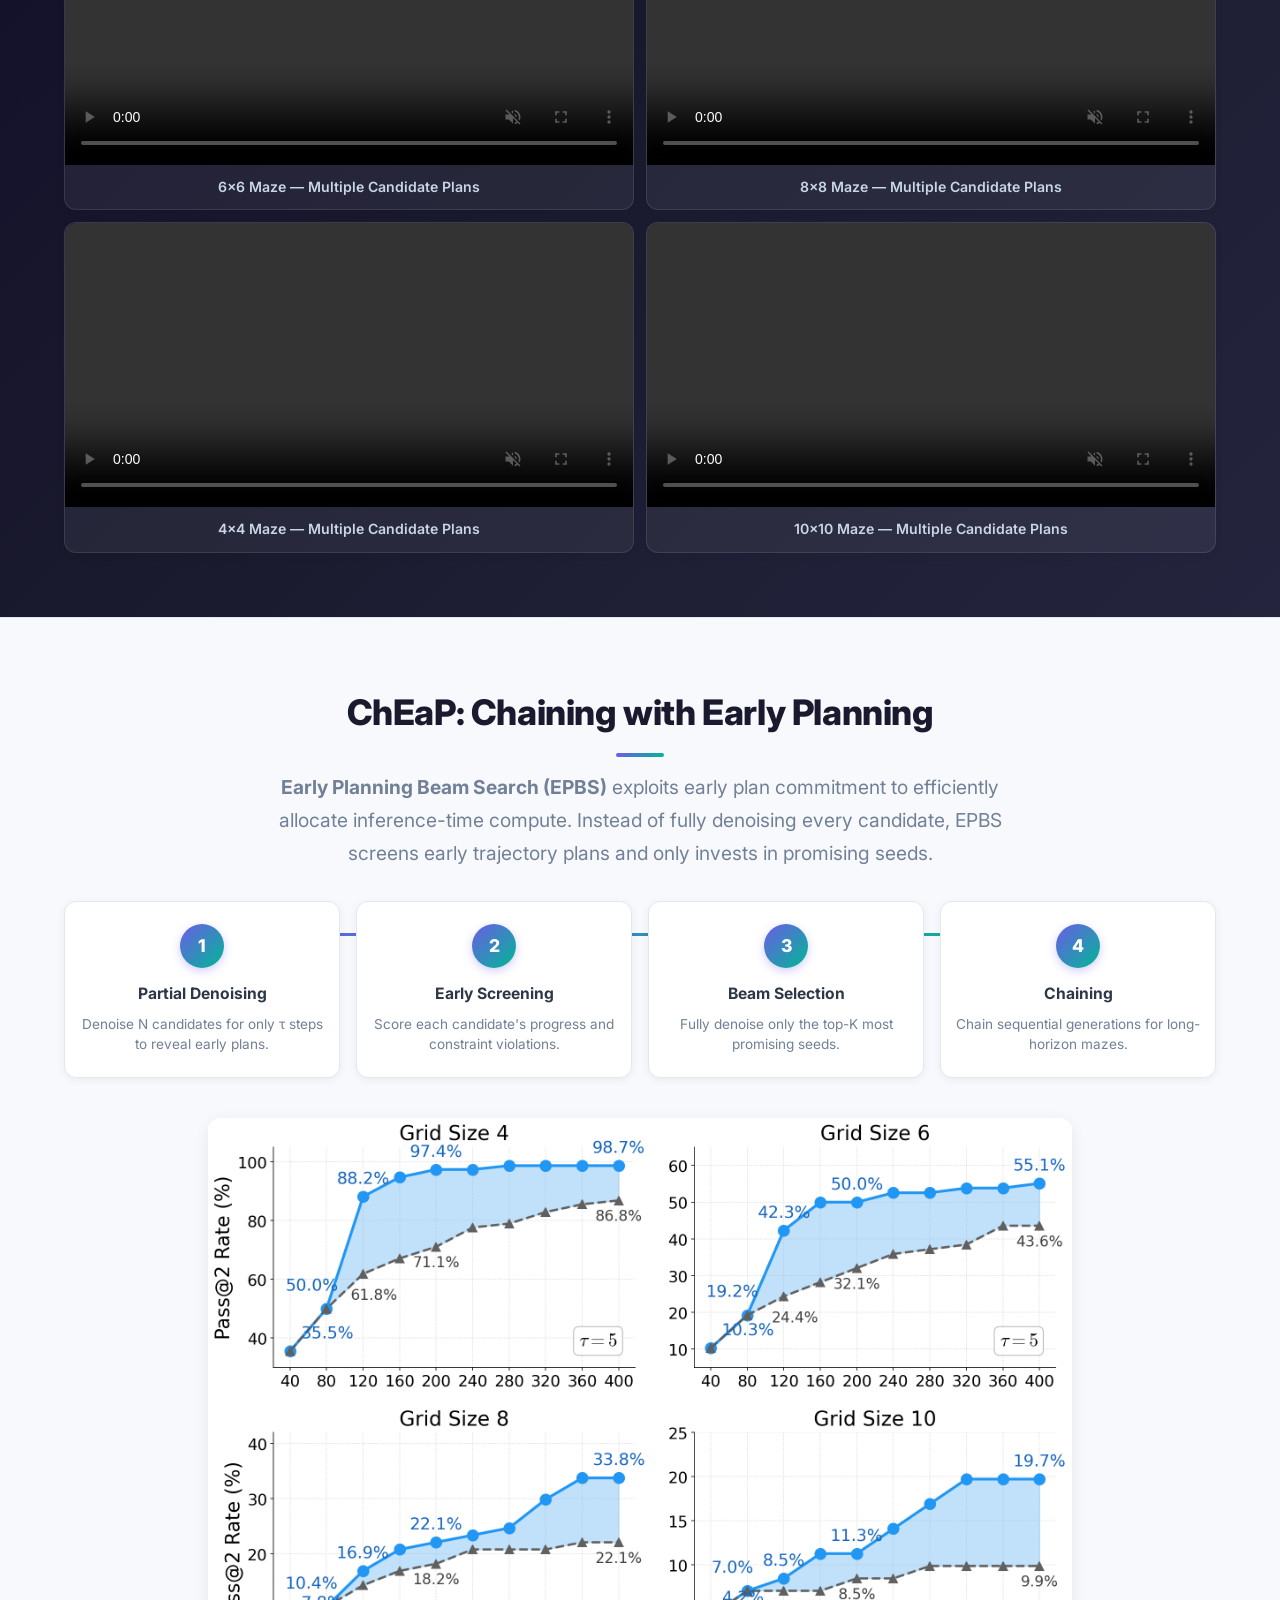
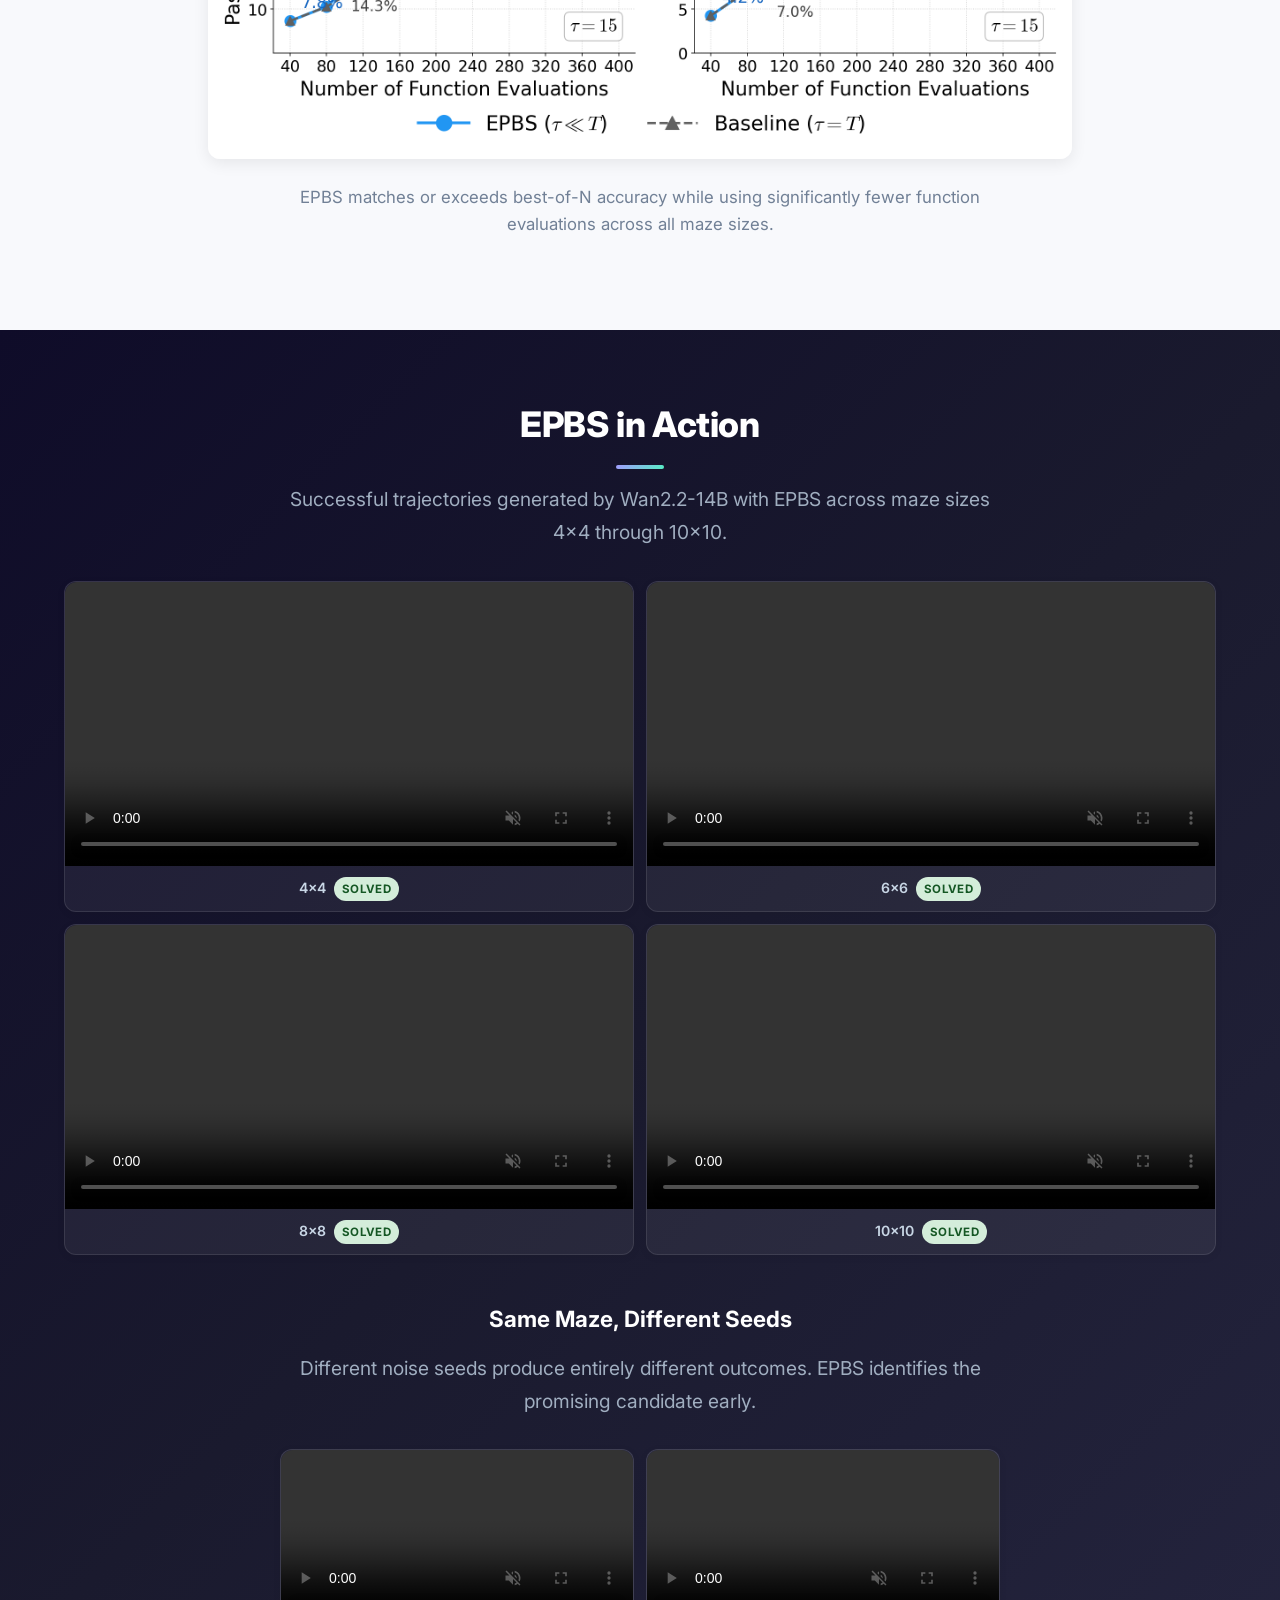
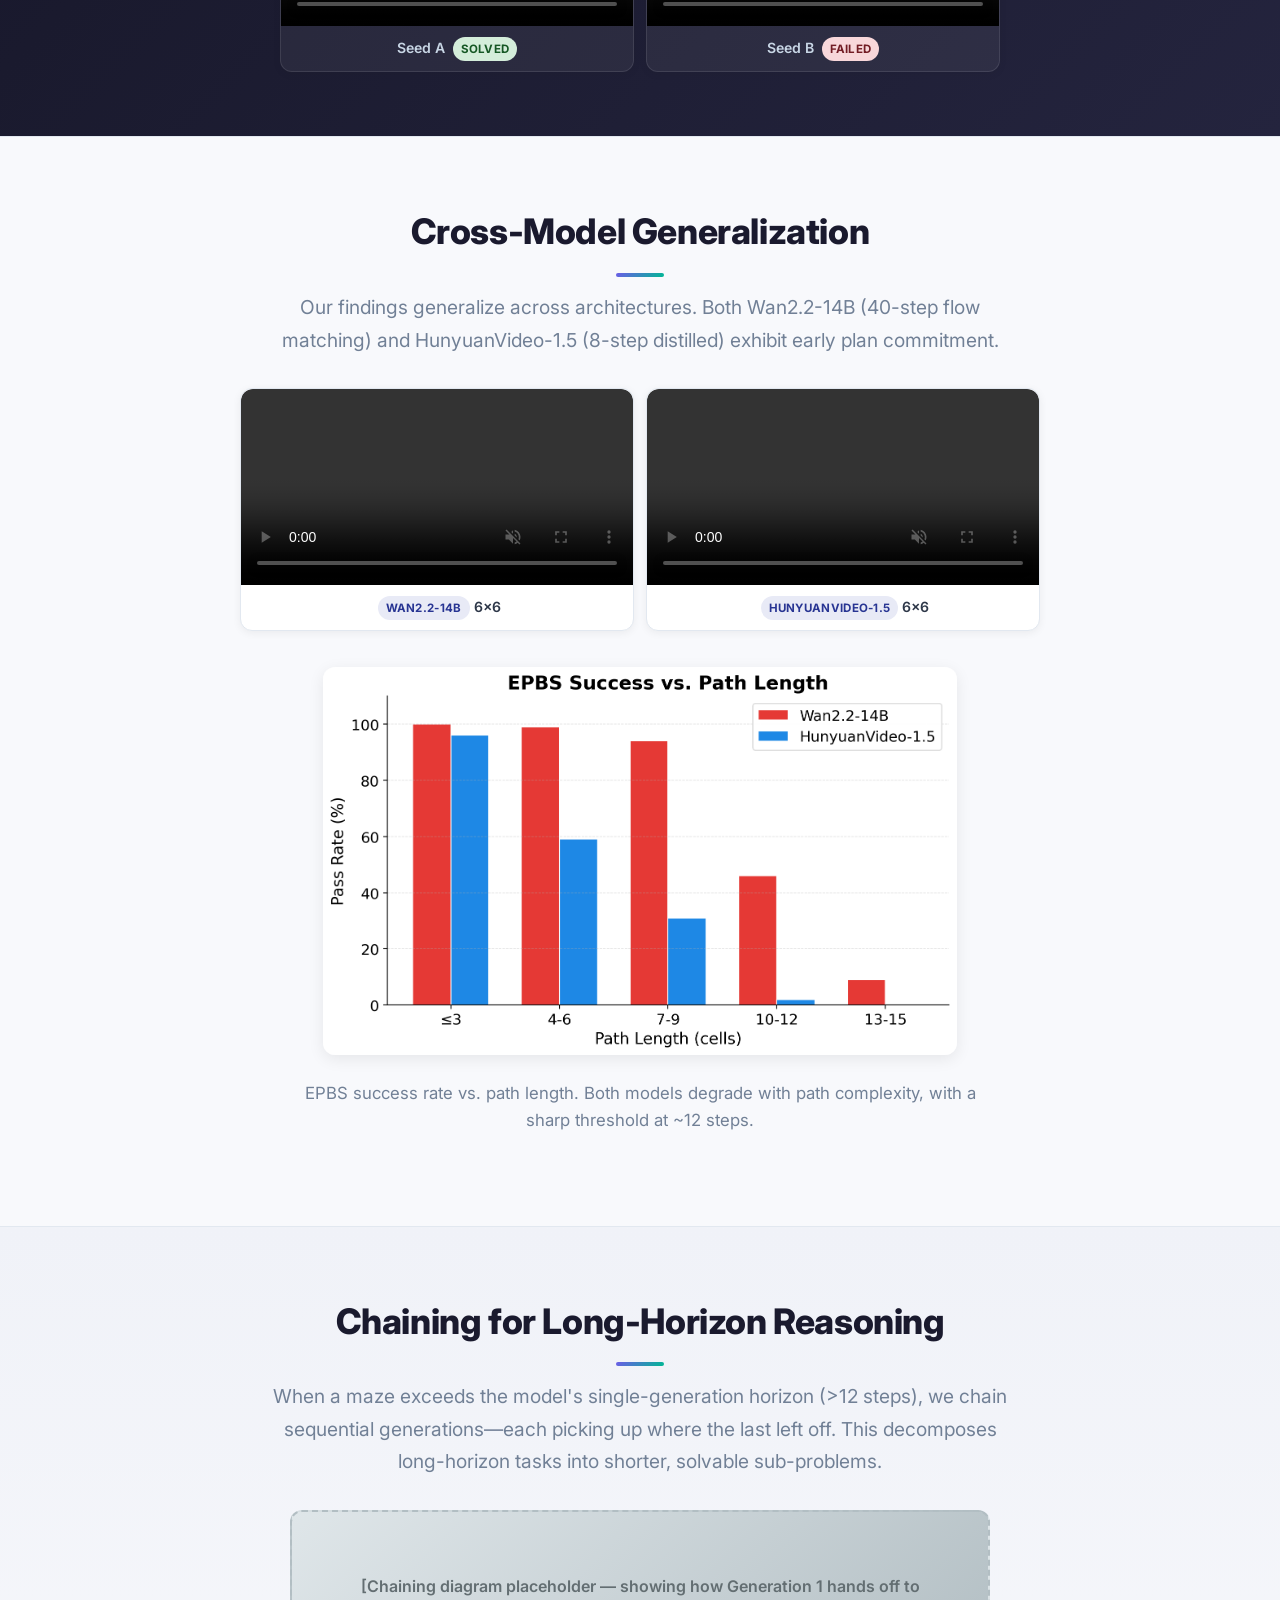
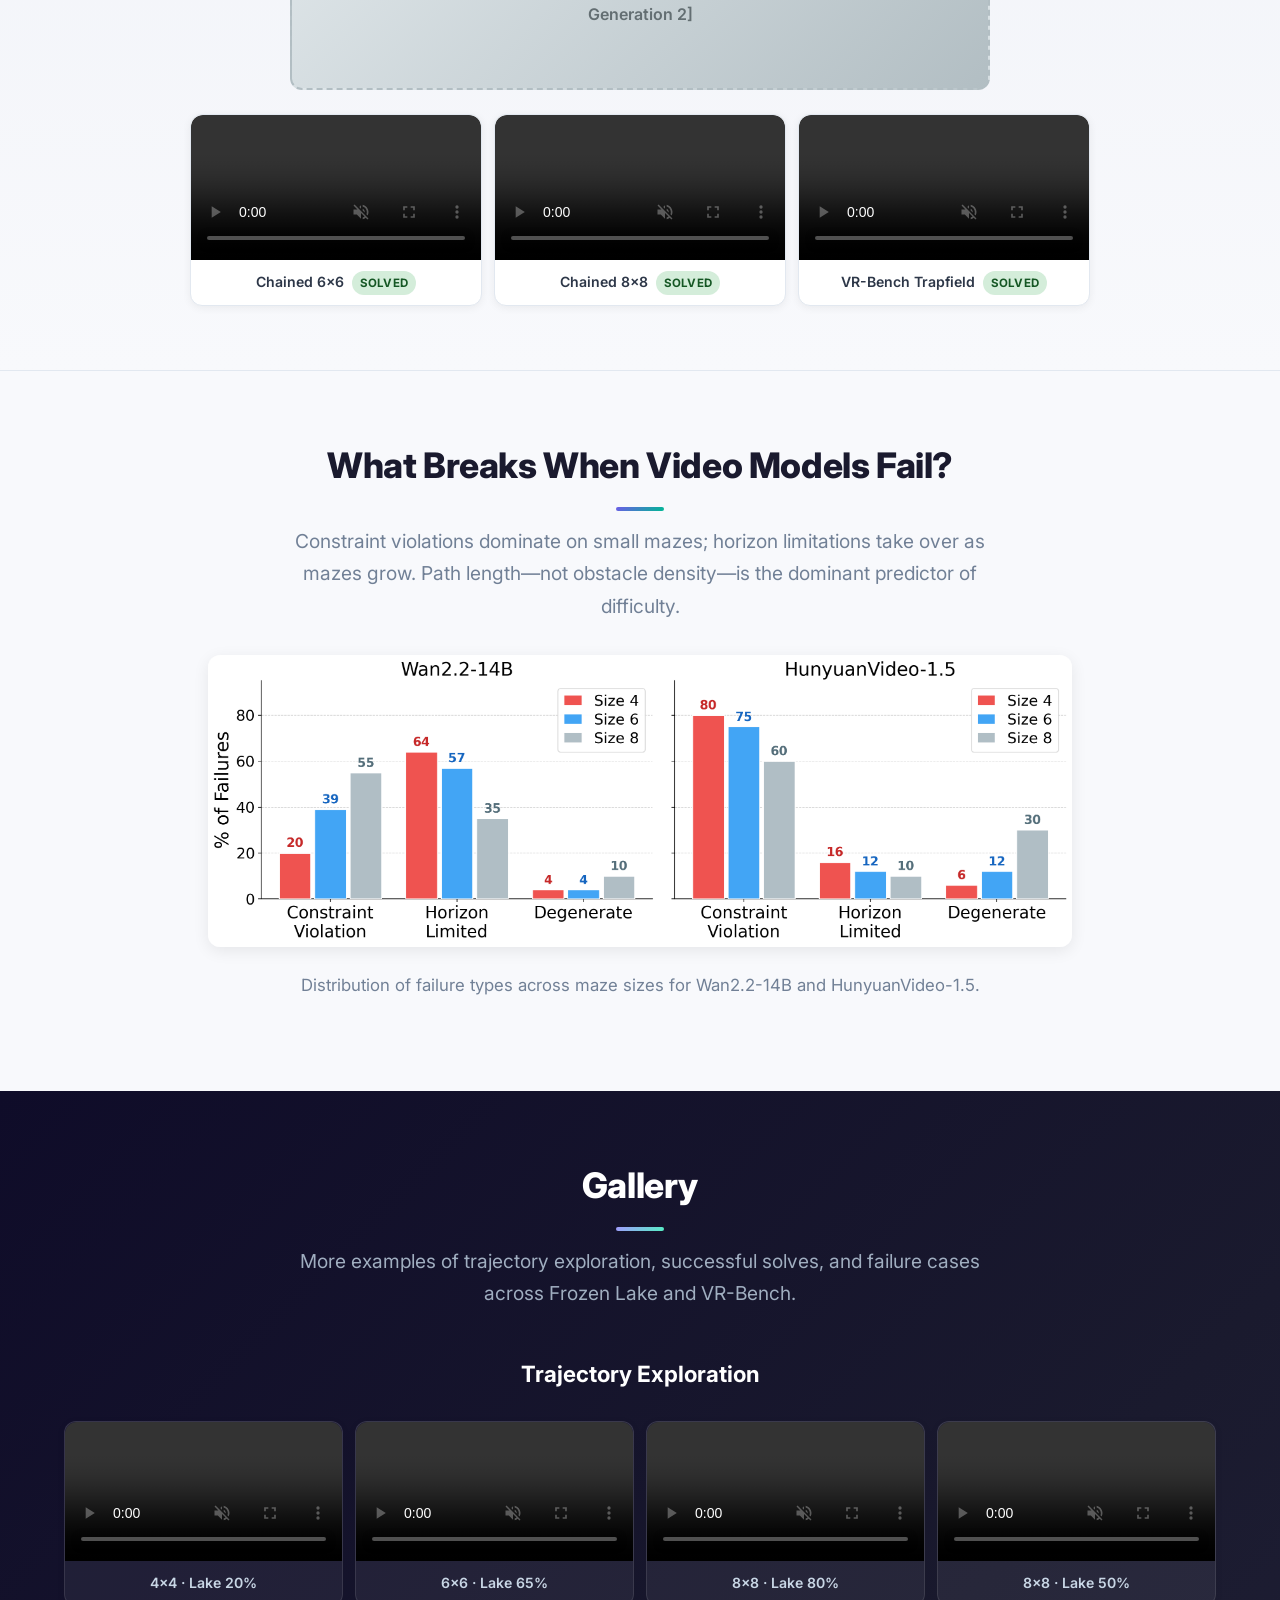
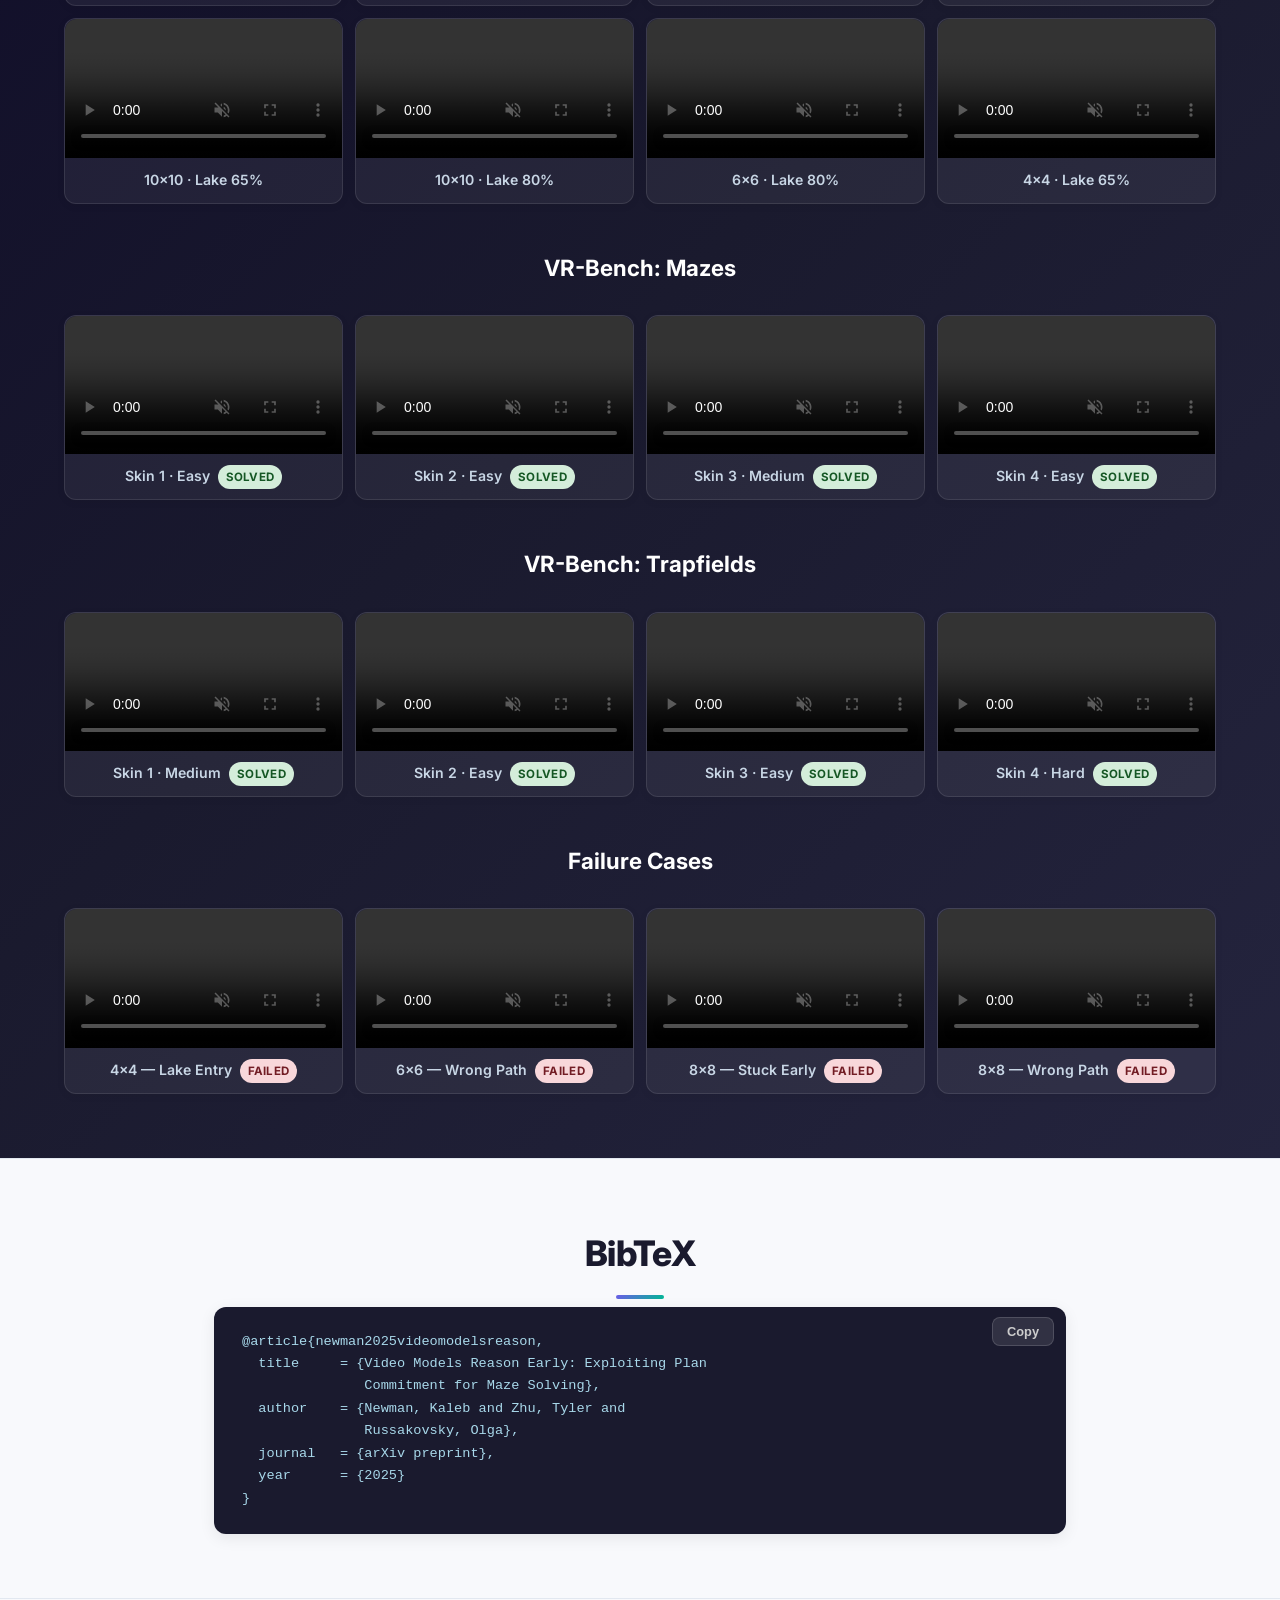
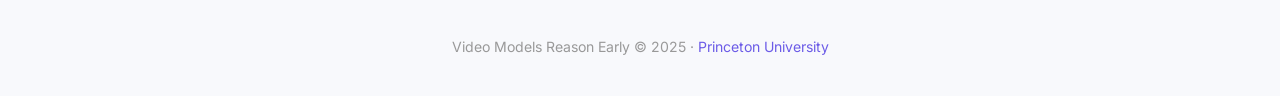
<file: index_full.html>
<!DOCTYPE html>
<html lang="en">
<head>
  <meta charset="UTF-8">
  <meta name="viewport" content="width=device-width, initial-scale=1.0">
  <title>Video Models Reason Early</title>
  <link rel="preconnect" href="https://fonts.googleapis.com">
  <link href="https://fonts.googleapis.com/css2?family=Inter:wght@400;500;600;700;800;900&display=swap" rel="stylesheet">
  <link rel="stylesheet" href="static/style.css">
</head>
<body>

<!-- ==================== HERO ==================== -->
<header class="hero">
  <div class="container">
    <h1 class="animate-in">
      Video Models <span class="highlight">Reason Early</span>:<br>
      Exploiting Plan Commitment for Maze Solving
    </h1>
    <p class="authors animate-in delay-1">Kaleb Newman &nbsp;&middot;&nbsp; Tyler Zhu &nbsp;&middot;&nbsp; Olga Russakovsky</p>
    <p class="affiliation animate-in delay-2">Princeton University</p>
    <div class="links animate-in delay-3">
      <a href="#" class="btn-paper">&#128196; Paper</a>
      <a href="#" class="btn-arxiv">&#128218; arXiv</a>
      <a href="#" class="btn-code">&#128187; Code</a>
    </div>
  </div>
</header>

<!-- ==================== ABSTRACT ==================== -->
<section id="abstract">
  <div class="container narrow">
    <h2>Abstract</h2>
    <div class="abstract-box">
      <p>
        Video diffusion models exhibit emergent reasoning capabilities like solving mazes and puzzles,
        yet little is understood about <em>how</em> they reason during generation.
        We study the internal planning dynamics of video models using 2D maze-solving as a controlled testbed
        and reveal two findings.
        First, <strong>early plan commitment</strong>: video diffusion models commit to a high-level motion plan
        within the first few denoising steps, after which further denoising alters visual details but not the
        underlying trajectory.
        Second, <strong>path length</strong>&mdash;not obstacle density&mdash;is the dominant predictor of maze difficulty,
        with a sharp failure threshold at 12 steps.
        To demonstrate the practical benefits of these findings, we introduce
        <strong>Ch</strong>aining with <strong>Ea</strong>rly <strong>P</strong>lanning (<strong>ChEaP</strong>),
        which only spends compute on seeds with promising early plans and chains them together to tackle complex mazes.
        ChEaP improves accuracy from 7% to 67% on long-horizon mazes and by 2.5&times; overall on hard tasks
        in Frozen Lake and VR-Bench across Wan2.2-14B and HunyuanVideo-1.5.
      </p>
    </div>
  </div>
</section>

<!-- ==================== KEY FINDINGS ==================== -->
<section id="findings" class="section-alt">
  <div class="container">
    <h2>Key Findings</h2>
    <div class="findings-grid">
      <div class="finding-card">
        <div class="number">93%</div>
        <h3>Convergence at Step 5</h3>
        <p>Trajectories are 93% converged after only 5 of 40 denoising steps.</p>
      </div>
      <div class="finding-card">
        <div class="number">3.3&times;</div>
        <h3>More Efficient</h3>
        <p>EPBS matches best-of-N accuracy using 3.3&times; fewer function evaluations.</p>
      </div>
      <div class="finding-card">
        <div class="number">7%&rarr;67%</div>
        <h3>Long-Horizon Gains</h3>
        <p>Chaining enables solving mazes far beyond the single-generation horizon.</p>
      </div>
      <div class="finding-card">
        <div class="number">2.5&times;</div>
        <h3>Overall Accuracy</h3>
        <p>Up to 2.5&times; gains on hard tasks across Frozen Lake and VR-Bench.</p>
      </div>
    </div>
  </div>
</section>

<!-- ==================== EARLY PLAN COMMITMENT ==================== -->
<section id="commitment">
  <div class="container">
    <h2>Early Plan Commitment</h2>
    <p class="section-subtitle">
      Video diffusion models commit to a trajectory plan within the first few denoising steps.
      Later steps refine visual fidelity&mdash;the route itself is already decided.
    </p>
    <div class="comparison-row">
      <div class="col">
        <div class="figure-block">
          <img src="images/convergence_by_size.png" alt="Trajectory convergence by size">
          <div class="caption">Trajectory convergence between intermediate and final predictions. Step 5 already reaches 93% on 4&times;4 mazes.</div>
        </div>
      </div>
      <div class="col">
        <div class="figure-block">
          <img src="images/commitment_curve.png" alt="Refinement diversity curve">
          <div class="caption">Re-noising at each step produces nearly identical trajectories, far below the cross-seed baseline. Plans are encoded in the initial noise.</div>
        </div>
      </div>
    </div>
    <div class="callout">
      Since trajectories are locked in early, <strong>inference-time compute should be spent screening more candidates early</strong> rather than fully denoising every seed.
    </div>
  </div>
</section>

<!-- ==================== SCREENING TRAJECTORIES ==================== -->
<section id="exploration" class="section-dark">
  <div class="container">
    <h2>Screening Diverse Candidate Plans</h2>
    <p class="section-subtitle">
      Different noise seeds produce strikingly different motion plans on the same maze.
      Our method, <strong>Early Planning Beam Search (EPBS)</strong>, partially denoises many candidates,
      scores their early trajectory plans, and only fully renders the most promising ones.
      Below, we visualize the diverse candidate trajectories sampled for a single maze&mdash;failed
      paths appear as gray silhouettes, successful trajectories in vivid color.
    </p>
    <div class="video-grid cols-2">
      <div class="video-card">
        <video controls muted loop playsinline>
          <source src="videos_cropped/ghost_size6_lake65_maze001.mp4" type="video/mp4">
        </video>
        <div class="label">6&times;6 Maze &mdash; Multiple Candidate Plans</div>
      </div>
      <div class="video-card">
        <video controls muted loop playsinline>
          <source src="videos_cropped/ghost_size8_lake20_maze001.mp4" type="video/mp4">
        </video>
        <div class="label">8&times;8 Maze &mdash; Multiple Candidate Plans</div>
      </div>
      <div class="video-card">
        <video controls muted loop playsinline>
          <source src="videos_cropped/ghost_size4_lake50_maze004.mp4" type="video/mp4">
        </video>
        <div class="label">4&times;4 Maze &mdash; Multiple Candidate Plans</div>
      </div>
      <div class="video-card">
        <video controls muted loop playsinline>
          <source src="videos_cropped/ghost_size10_lake65_maze006.mp4" type="video/mp4">
        </video>
        <div class="label">10&times;10 Maze &mdash; Multiple Candidate Plans</div>
      </div>
    </div>
  </div>
</section>

<!-- ==================== METHOD ==================== -->
<section id="method">
  <div class="container">
    <h2>ChEaP: Chaining with Early Planning</h2>
    <p class="section-subtitle">
      <strong>Early Planning Beam Search (EPBS)</strong> exploits early plan commitment
      to efficiently allocate inference-time compute. Instead of fully denoising every candidate,
      EPBS screens early trajectory plans and only invests in promising seeds.
    </p>
    <div class="method-steps">
      <div class="step-card">
        <div class="step-num">1</div>
        <h3>Partial Denoising</h3>
        <p>Denoise N candidates for only &tau; steps to reveal early plans.</p>
      </div>
      <div class="step-card">
        <div class="step-num">2</div>
        <h3>Early Screening</h3>
        <p>Score each candidate's progress and constraint violations.</p>
      </div>
      <div class="step-card">
        <div class="step-num">3</div>
        <h3>Beam Selection</h3>
        <p>Fully denoise only the top-K most promising seeds.</p>
      </div>
      <div class="step-card">
        <div class="step-num">4</div>
        <h3>Chaining</h3>
        <p>Chain sequential generations for long-horizon mazes.</p>
      </div>
    </div>
    <div class="figure-block" style="margin-top: 40px;">
      <img src="images/acc_vs_nfe.png" alt="Accuracy vs NFE" style="max-width: 75%;">
      <div class="caption">EPBS matches or exceeds best-of-N accuracy while using significantly fewer function evaluations across all maze sizes.</div>
    </div>
  </div>
</section>

<!-- ==================== EPBS IN ACTION ==================== -->
<section id="results" class="section-dark">
  <div class="container">
    <h2>EPBS in Action</h2>
    <p class="section-subtitle">
      Successful trajectories generated by Wan2.2-14B with EPBS across maze sizes 4&times;4 through 10&times;10.
    </p>
    <div class="video-grid cols-2">
      <div class="video-card">
        <video controls muted loop playsinline>
          <source src="videos_cropped/wan_s4_success.mp4" type="video/mp4">
        </video>
        <div class="label">4&times;4 <span class="tag tag-success">Solved</span></div>
      </div>
      <div class="video-card">
        <video controls muted loop playsinline>
          <source src="videos_cropped/wan_s6_success.mp4" type="video/mp4">
        </video>
        <div class="label">6&times;6 <span class="tag tag-success">Solved</span></div>
      </div>
      <div class="video-card">
        <video controls muted loop playsinline>
          <source src="videos_cropped/wan_s8_success.mp4" type="video/mp4">
        </video>
        <div class="label">8&times;8 <span class="tag tag-success">Solved</span></div>
      </div>
      <div class="video-card">
        <video controls muted loop playsinline>
          <source src="videos_cropped/wan_s10_success.mp4" type="video/mp4">
        </video>
        <div class="label">10&times;10 <span class="tag tag-success">Solved</span></div>
      </div>
    </div>

    <h3 class="section-h3">Same Maze, Different Seeds</h3>
    <p class="section-subtitle">
      Different noise seeds produce entirely different outcomes. EPBS identifies the promising candidate early.
    </p>
    <div class="video-grid cols-2" style="max-width:720px; margin: 20px auto 0;">
      <div class="video-card">
        <video controls muted loop playsinline>
          <source src="videos_cropped/wan_s6_success.mp4" type="video/mp4">
        </video>
        <div class="label">Seed A <span class="tag tag-success">Solved</span></div>
      </div>
      <div class="video-card">
        <video controls muted loop playsinline>
          <source src="videos_cropped/wan_fail_example.mp4" type="video/mp4">
        </video>
        <div class="label">Seed B <span class="tag tag-fail">Failed</span></div>
      </div>
    </div>
  </div>
</section>

<!-- ==================== CROSS-MODEL ==================== -->
<section id="cross-model">
  <div class="container">
    <h2>Cross-Model Generalization</h2>
    <p class="section-subtitle">
      Our findings generalize across architectures. Both Wan2.2-14B (40-step flow matching)
      and HunyuanVideo-1.5 (8-step distilled) exhibit early plan commitment.
    </p>
    <div class="video-grid cols-2" style="max-width:800px; margin: 20px auto 0;">
      <div class="video-card">
        <video controls muted loop playsinline>
          <source src="videos_cropped/wan_s6_success.mp4" type="video/mp4">
        </video>
        <div class="label"><span class="tag tag-model">Wan2.2-14B</span> 6&times;6</div>
      </div>
      <div class="video-card">
        <video controls muted loop playsinline>
          <source src="videos_cropped/hunyuan_success_alt.mp4" type="video/mp4">
        </video>
        <div class="label"><span class="tag tag-model">HunyuanVideo-1.5</span> 6&times;6</div>
      </div>
    </div>
    <div class="figure-block" style="margin-top: 36px;">
      <img src="images/path_length.png" alt="Path length comparison" style="max-width: 55%;">
      <div class="caption">EPBS success rate vs. path length. Both models degrade with path complexity, with a sharp threshold at ~12 steps.</div>
    </div>
  </div>
</section>

<!-- ==================== CHAINING ==================== -->
<section id="chaining" class="section-alt">
  <div class="container">
    <h2>Chaining for Long-Horizon Reasoning</h2>
    <p class="section-subtitle">
      When a maze exceeds the model's single-generation horizon (&gt;12 steps), we chain sequential
      generations&mdash;each picking up where the last left off. This decomposes long-horizon tasks
      into shorter, solvable sub-problems.
    </p>
    <div class="placeholder" style="max-width:700px; margin: 0 auto 24px;">
      [Chaining diagram placeholder &mdash; showing how Generation 1 hands off to Generation 2]
    </div>
    <div class="video-grid cols-3" style="max-width:900px; margin: 20px auto 0;">
      <div class="video-card">
        <video controls muted loop playsinline>
          <source src="videos_cropped/chaining_success.mp4" type="video/mp4">
        </video>
        <div class="label">Chained 6&times;6 <span class="tag tag-success">Solved</span></div>
      </div>
      <div class="video-card">
        <video controls muted loop playsinline>
          <source src="videos_cropped/chaining_success_s8.mp4" type="video/mp4">
        </video>
        <div class="label">Chained 8&times;8 <span class="tag tag-success">Solved</span></div>
      </div>
      <div class="video-card">
        <video controls muted loop playsinline>
          <source src="videos_cropped/vrbench_success.mp4" type="video/mp4">
        </video>
        <div class="label">VR-Bench Trapfield <span class="tag tag-success">Solved</span></div>
      </div>
    </div>
  </div>
</section>

<!-- ==================== FAILURE ANALYSIS ==================== -->
<section id="analysis">
  <div class="container">
    <h2>What Breaks When Video Models Fail?</h2>
    <p class="section-subtitle">
      Constraint violations dominate on small mazes; horizon limitations take over as mazes grow.
      Path length&mdash;not obstacle density&mdash;is the dominant predictor of difficulty.
    </p>
    <div class="figure-block">
      <img src="images/failure_modes.png" alt="Failure mode analysis" style="max-width: 75%;">
      <div class="caption">Distribution of failure types across maze sizes for Wan2.2-14B and HunyuanVideo-1.5.</div>
    </div>
  </div>
</section>

<!-- ==================== GALLERY ==================== -->
<section id="gallery" class="section-dark">
  <div class="container">
    <h2>Gallery</h2>
    <p class="section-subtitle">
      More examples of trajectory exploration, successful solves, and failure cases across
      Frozen Lake and VR-Bench.
    </p>

    <h3 class="section-h3">Trajectory Exploration</h3>
    <div class="video-grid cols-4">
      <div class="video-card">
        <video controls muted loop playsinline>
          <source src="videos_cropped/ghost_size4_lake20_maze003.mp4" type="video/mp4">
        </video>
        <div class="label">4&times;4 &middot; Lake 20%</div>
      </div>
      <div class="video-card">
        <video controls muted loop playsinline>
          <source src="videos_cropped/ghost_size6_lake65_maze002.mp4" type="video/mp4">
        </video>
        <div class="label">6&times;6 &middot; Lake 65%</div>
      </div>
      <div class="video-card">
        <video controls muted loop playsinline>
          <source src="videos_cropped/ghost_size8_lake80_maze004.mp4" type="video/mp4">
        </video>
        <div class="label">8&times;8 &middot; Lake 80%</div>
      </div>
      <div class="video-card">
        <video controls muted loop playsinline>
          <source src="videos_cropped/ghost_size8_lake50_maze006.mp4" type="video/mp4">
        </video>
        <div class="label">8&times;8 &middot; Lake 50%</div>
      </div>
      <div class="video-card">
        <video controls muted loop playsinline>
          <source src="videos_cropped/ghost_size10_lake65_maze010.mp4" type="video/mp4">
        </video>
        <div class="label">10&times;10 &middot; Lake 65%</div>
      </div>
      <div class="video-card">
        <video controls muted loop playsinline>
          <source src="videos_cropped/ghost_size10_lake80_maze001.mp4" type="video/mp4">
        </video>
        <div class="label">10&times;10 &middot; Lake 80%</div>
      </div>
      <div class="video-card">
        <video controls muted loop playsinline>
          <source src="videos_cropped/ghost_size6_lake80_maze004.mp4" type="video/mp4">
        </video>
        <div class="label">6&times;6 &middot; Lake 80%</div>
      </div>
      <div class="video-card">
        <video controls muted loop playsinline>
          <source src="videos_cropped/ghost_size4_lake65_maze005.mp4" type="video/mp4">
        </video>
        <div class="label">4&times;4 &middot; Lake 65%</div>
      </div>
    </div>

    <h3 class="section-h3">VR-Bench: Mazes</h3>
    <div class="video-grid cols-4">
      <div class="video-card">
        <video controls muted loop playsinline>
          <source src="videos_cropped/vrbench_maze1_easy.mp4" type="video/mp4">
        </video>
        <div class="label">Skin 1 &middot; Easy <span class="tag tag-success">Solved</span></div>
      </div>
      <div class="video-card">
        <video controls muted loop playsinline>
          <source src="videos_cropped/vrbench_maze2_easy.mp4" type="video/mp4">
        </video>
        <div class="label">Skin 2 &middot; Easy <span class="tag tag-success">Solved</span></div>
      </div>
      <div class="video-card">
        <video controls muted loop playsinline>
          <source src="videos_cropped/vrbench_maze3_med.mp4" type="video/mp4">
        </video>
        <div class="label">Skin 3 &middot; Medium <span class="tag tag-success">Solved</span></div>
      </div>
      <div class="video-card">
        <video controls muted loop playsinline>
          <source src="videos_cropped/vrbench_maze4_easy.mp4" type="video/mp4">
        </video>
        <div class="label">Skin 4 &middot; Easy <span class="tag tag-success">Solved</span></div>
      </div>
    </div>

    <h3 class="section-h3">VR-Bench: Trapfields</h3>
    <div class="video-grid cols-4">
      <div class="video-card">
        <video controls muted loop playsinline>
          <source src="videos_cropped/vrbench_trap1_med.mp4" type="video/mp4">
        </video>
        <div class="label">Skin 1 &middot; Medium <span class="tag tag-success">Solved</span></div>
      </div>
      <div class="video-card">
        <video controls muted loop playsinline>
          <source src="videos_cropped/vrbench_trap2_easy.mp4" type="video/mp4">
        </video>
        <div class="label">Skin 2 &middot; Easy <span class="tag tag-success">Solved</span></div>
      </div>
      <div class="video-card">
        <video controls muted loop playsinline>
          <source src="videos_cropped/vrbench_trap3_easy.mp4" type="video/mp4">
        </video>
        <div class="label">Skin 3 &middot; Easy <span class="tag tag-success">Solved</span></div>
      </div>
      <div class="video-card">
        <video controls muted loop playsinline>
          <source src="videos_cropped/vrbench_trap4_hard.mp4" type="video/mp4">
        </video>
        <div class="label">Skin 4 &middot; Hard <span class="tag tag-success">Solved</span></div>
      </div>
    </div>

    <h3 class="section-h3">Failure Cases</h3>
    <div class="video-grid cols-4">
      <div class="video-card">
        <video controls muted loop playsinline>
          <source src="videos_cropped/wan_fail_s4.mp4" type="video/mp4">
        </video>
        <div class="label">4&times;4 &mdash; Lake Entry <span class="tag tag-fail">Failed</span></div>
      </div>
      <div class="video-card">
        <video controls muted loop playsinline>
          <source src="videos_cropped/wan_fail_example.mp4" type="video/mp4">
        </video>
        <div class="label">6&times;6 &mdash; Wrong Path <span class="tag tag-fail">Failed</span></div>
      </div>
      <div class="video-card">
        <video controls muted loop playsinline>
          <source src="videos_cropped/wan_fail_s8.mp4" type="video/mp4">
        </video>
        <div class="label">8&times;8 &mdash; Stuck Early <span class="tag tag-fail">Failed</span></div>
      </div>
      <div class="video-card">
        <video controls muted loop playsinline>
          <source src="videos_cropped/wan_fail_s8.mp4" type="video/mp4">
        </video>
        <div class="label">8&times;8 &mdash; Wrong Path <span class="tag tag-fail">Failed</span></div>
      </div>
    </div>
  </div>
</section>

<!-- ==================== BIBTEX ==================== -->
<section id="bibtex">
  <div class="container narrow">
    <h2>BibTeX</h2>
    <div class="bibtex-box">
      <button class="copy-btn" onclick="navigator.clipboard.writeText(document.getElementById('bib-text').innerText)">Copy</button>
<pre id="bib-text">@article{newman2025videomodelsreason,
  title     = {Video Models Reason Early: Exploiting Plan
               Commitment for Maze Solving},
  author    = {Newman, Kaleb and Zhu, Tyler and
               Russakovsky, Olga},
  journal   = {arXiv preprint},
  year      = {2025}
}</pre>
    </div>
  </div>
</section>

<footer>
  <div class="container">
    <p>Video Models Reason Early &copy; 2025 &middot; <a href="https://www.cs.princeton.edu/">Princeton University</a></p>
  </div>
</footer>

</body>
</html>
</file>
<file: static/style.css>
/* ========== Variables ========== */
:root {
  --accent-1: #6c5ce7;
  --accent-2: #00b894;
  --accent-3: #e17055;
  --grad-start: #6c5ce7;
  --grad-end: #00b894;
  --dark: #1a1a2e;
  --dark-2: #16213e;
  --text: #2d3748;
  --text-light: #718096;
  --bg: #f8f9fc;
  --card-bg: #ffffff;
  --border: #e2e8f0;
  --shadow-sm: 0 2px 8px rgba(0,0,0,0.06);
  --shadow-md: 0 4px 16px rgba(0,0,0,0.08);
  --shadow-lg: 0 8px 30px rgba(0,0,0,0.12);
  --radius: 12px;
}

/* ========== Reset & Base ========== */
*, *::before, *::after { box-sizing: border-box; margin: 0; padding: 0; }
html { scroll-behavior: smooth; }
body {
  font-family: 'Inter', system-ui, -apple-system, sans-serif;
  color: var(--text);
  line-height: 1.75;
  background: var(--bg);
  font-size: 24px;
}

/* ========== Layout ========== */
.container { max-width: 1200px; margin: 0 auto; padding: 0 24px; }
.narrow { max-width: 900px; }
section { padding: 64px 0; }
section + section { border-top: 1px solid var(--border); }

/* ========== Animations ========== */
@keyframes fadeInUp {
  from { opacity: 0; transform: translateY(24px); }
  to   { opacity: 1; transform: translateY(0); }
}
.animate-in { animation: fadeInUp 0.7s ease-out both; }
.delay-1 { animation-delay: 0.15s; }
.delay-2 { animation-delay: 0.3s; }
.delay-3 { animation-delay: 0.45s; }

/* ========== Hero ========== */
.hero {
  background: linear-gradient(135deg, #0f0c29 0%, #1a1a2e 35%, #302b63 70%, #24243e 100%);
  color: #fff;
  padding: 80px 0 64px;
  text-align: center;
  position: relative;
  overflow: hidden;
}
.hero::before {
  content: '';
  position: absolute;
  inset: 0;
  background:
    radial-gradient(circle at 20% 50%, rgba(108,92,231,0.15) 0%, transparent 50%),
    radial-gradient(circle at 80% 30%, rgba(0,184,148,0.1) 0%, transparent 50%);
  pointer-events: none;
}
.hero::after {
  content: '';
  position: absolute;
  inset: 0;
  background-image:
    linear-gradient(rgba(255,255,255,0.02) 1px, transparent 1px),
    linear-gradient(90deg, rgba(255,255,255,0.02) 1px, transparent 1px);
  background-size: 32px 32px;
  pointer-events: none;
}
.hero .container { position: relative; z-index: 1; }
.hero h1 {
  font-size: 3.1rem;
  font-weight: 800;
  line-height: 1.18;
  margin-bottom: 18px;
  letter-spacing: -0.8px;
}
.hero h1 .highlight {
  background: linear-gradient(135deg, #a29bfe, #6c5ce7, #00b894, #55efc4);
  -webkit-background-clip: text;
  -webkit-text-fill-color: transparent;
  background-clip: text;
}
.hero .authors {
  font-size: 1.35rem;
  color: #c8d6e5;
  margin-bottom: 6px;
  font-weight: 500;
}
.hero .affiliation {
  font-size: 1.18rem;
  color: #8395a7;
  margin-bottom: 30px;
}
.hero .links {
  display: flex;
  gap: 12px;
  justify-content: center;
  flex-wrap: wrap;
}
.hero .links a {
  display: inline-flex;
  align-items: center;
  gap: 6px;
  padding: 11px 24px;
  border-radius: 50px;
  font-size: 1.05rem;
  font-weight: 700;
  text-decoration: none;
  transition: transform 0.2s, box-shadow 0.2s;
}
.hero .links a:hover {
  transform: translateY(-2px);
  box-shadow: 0 6px 20px rgba(0,0,0,0.35);
}
.btn-paper { background: linear-gradient(135deg, #e74c3c, #c0392b); color: #fff; }
.btn-code  { background: linear-gradient(135deg, #2d3436, #636e72); color: #fff; }
.btn-arxiv { background: linear-gradient(135deg, #e17055, #d63031); color: #fff; }

/* ========== Section Headings ========== */
h2 {
  font-size: 2.2rem;
  font-weight: 800;
  text-align: center;
  margin-bottom: 8px;
  color: var(--dark);
  letter-spacing: -0.4px;
}
h2::after {
  content: '';
  display: block;
  width: 48px;
  height: 4px;
  background: linear-gradient(135deg, var(--grad-start), var(--grad-end));
  border-radius: 2px;
  margin: 10px auto 0;
}
.section-subtitle {
  text-align: center;
  color: var(--text-light);
  font-size: 1.2rem;
  max-width: 740px;
  margin: 14px auto 32px;
  line-height: 1.7;
}
h3.section-h3 {
  text-align: center;
  font-size: 1.4rem;
  font-weight: 700;
  margin: 44px 0 6px;
  color: var(--dark);
}

/* ========== Abstract ========== */
.abstract-box {
  background: var(--card-bg);
  border: 1px solid var(--border);
  border-radius: var(--radius);
  padding: 36px 40px;
  font-size: 1.3rem;
  line-height: 1.85;
  box-shadow: var(--shadow-sm);
  border-left: 4px solid var(--accent-1);
}
.abstract-box strong { color: var(--accent-1); }

/* ========== Key Findings ========== */
.findings-grid {
  display: grid;
  grid-template-columns: repeat(4, 1fr);
  gap: 16px;
  margin-top: 32px;
}
.finding-card {
  background: var(--card-bg);
  border: 1px solid var(--border);
  border-radius: var(--radius);
  padding: 24px 18px;
  box-shadow: var(--shadow-sm);
  transition: box-shadow 0.3s, transform 0.3s;
  text-align: center;
  position: relative;
  overflow: hidden;
}
.finding-card::before {
  content: '';
  position: absolute;
  top: 0; left: 0; right: 0;
  height: 3px;
  background: linear-gradient(135deg, var(--grad-start), var(--grad-end));
}
.finding-card:hover {
  box-shadow: var(--shadow-lg);
  transform: translateY(-3px);
}
.finding-card .number {
  font-size: 2.4rem;
  font-weight: 900;
  margin-bottom: 4px;
  background: linear-gradient(135deg, var(--accent-1), var(--accent-2));
  -webkit-background-clip: text;
  -webkit-text-fill-color: transparent;
  background-clip: text;
}
.finding-card h3 {
  font-size: 1.08rem;
  margin-bottom: 6px;
  color: var(--dark);
  font-weight: 700;
}
.finding-card p { font-size: 1rem; color: var(--text-light); line-height: 1.5; }

/* ========== Figures ========== */
.figure-block {
  margin: 28px 0;
  text-align: center;
}
.figure-block img {
  max-width: 100%;
  border-radius: var(--radius);
  box-shadow: var(--shadow-md);
}
.figure-block .caption {
  margin-top: 12px;
  font-size: 1.05rem;
  color: var(--text-light);
  max-width: 700px;
  margin-left: auto;
  margin-right: auto;
  line-height: 1.6;
}

/* ========== Video Grid ========== */
.video-grid {
  display: grid;
  gap: 12px;
  margin-top: 28px;
}
.video-grid.cols-2 { grid-template-columns: repeat(2, 1fr); }
.video-grid.cols-3 { grid-template-columns: repeat(3, 1fr); }
.video-grid.cols-4 { grid-template-columns: repeat(4, 1fr); }
.video-card {
  background: var(--card-bg);
  border: 1px solid var(--border);
  border-radius: var(--radius);
  overflow: hidden;
  box-shadow: var(--shadow-sm);
  transition: box-shadow 0.3s, transform 0.25s;
}
.video-card:hover {
  box-shadow: var(--shadow-lg);
  transform: translateY(-3px);
}
.video-card video {
  width: 100%;
  display: block;
  border-radius: var(--radius) var(--radius) 0 0;
}
/* Flush videos: no card padding, no border-radius gap */
.video-card {
  padding: 0;
}
.video-card .label {
  padding: 10px 12px;
  font-size: 0.88rem;
  color: var(--text);
  text-align: center;
  font-weight: 600;
}
.tag {
  display: inline-block;
  padding: 2px 8px;
  border-radius: 50px;
  font-size: 0.72rem;
  font-weight: 700;
  margin-left: 4px;
  letter-spacing: 0.3px;
  text-transform: uppercase;
}
.tag-success { background: #d4edda; color: #155724; }
.tag-fail { background: #f8d7da; color: #721c24; }
.tag-model { background: #e8eaf6; color: #283593; }

/* ========== Comparison Row ========== */
.comparison-row {
  display: grid;
  grid-template-columns: 1fr 1fr;
  gap: 24px;
  margin: 24px 0;
  align-items: start;
}
.comparison-row .figure-block img {
  width: 100%;
  height: auto;
}

/* ========== Method Steps ========== */
.method-steps {
  display: grid;
  grid-template-columns: repeat(4, 1fr);
  gap: 16px;
  margin-top: 28px;
  position: relative;
}
.method-steps::before {
  content: '';
  position: absolute;
  top: 32px;
  left: 12%;
  right: 12%;
  height: 3px;
  background: linear-gradient(90deg, var(--grad-start), var(--grad-end));
  border-radius: 2px;
  z-index: 0;
}
.step-card {
  background: var(--card-bg);
  border: 1px solid var(--border);
  border-radius: var(--radius);
  padding: 22px 14px;
  text-align: center;
  box-shadow: var(--shadow-sm);
  position: relative;
  z-index: 1;
  transition: box-shadow 0.3s, transform 0.25s;
}
.step-card:hover {
  box-shadow: var(--shadow-md);
  transform: translateY(-2px);
}
.step-card .step-num {
  width: 44px; height: 44px;
  border-radius: 50%;
  background: linear-gradient(135deg, var(--grad-start), var(--grad-end));
  color: #fff;
  font-weight: 800;
  font-size: 1.1rem;
  display: flex;
  align-items: center;
  justify-content: center;
  margin: 0 auto 12px;
  box-shadow: 0 3px 10px rgba(108,92,231,0.3);
}
.step-card h3 { font-size: 0.98rem; margin-bottom: 6px; font-weight: 700; }
.step-card p { font-size: 0.85rem; color: var(--text-light); line-height: 1.5; }

/* ========== Callout box ========== */
.callout {
  background: linear-gradient(135deg, rgba(108,92,231,0.08), rgba(0,184,148,0.08));
  border: 1px solid rgba(108,92,231,0.2);
  border-radius: var(--radius);
  padding: 20px 28px;
  margin: 24px auto;
  max-width: 800px;
  font-size: 1.02rem;
  line-height: 1.7;
  text-align: center;
}
.callout strong { color: var(--accent-1); }

/* ========== Placeholder image ========== */
.placeholder {
  background: linear-gradient(135deg, #dfe6e9, #b2bec3);
  border-radius: var(--radius);
  padding: 60px 40px;
  text-align: center;
  color: #636e72;
  font-size: 1rem;
  font-weight: 600;
  border: 2px dashed #b2bec3;
}

/* ========== BibTeX ========== */
.bibtex-box {
  background: var(--dark);
  color: #a8d8ea;
  border-radius: var(--radius);
  padding: 24px 28px;
  font-family: 'JetBrains Mono', 'Fira Code', 'Consolas', monospace;
  font-size: 0.85rem;
  line-height: 1.65;
  overflow-x: auto;
  position: relative;
  box-shadow: var(--shadow-md);
}
.bibtex-box .copy-btn {
  position: absolute;
  top: 10px; right: 12px;
  background: rgba(255,255,255,0.1);
  color: #ccc;
  border: 1px solid rgba(255,255,255,0.15);
  padding: 6px 14px;
  border-radius: 8px;
  cursor: pointer;
  font-size: 0.8rem;
  font-weight: 600;
  transition: background 0.2s;
}
.bibtex-box .copy-btn:hover { background: rgba(255,255,255,0.2); }

/* ========== Section backgrounds ========== */
.section-alt { background: linear-gradient(180deg, #f0f2f8 0%, var(--bg) 100%); }
.section-dark {
  background: linear-gradient(135deg, #0f0c29 0%, #1a1a2e 50%, #24243e 100%);
  color: #e0e0e0;
  border-top: none !important;
}
.section-dark h2 { color: #fff; }
.section-dark h2::after { background: linear-gradient(135deg, #a29bfe, #55efc4); }
.section-dark .section-subtitle { color: #a0aec0; }
.section-dark h3.section-h3 { color: #fff; }
.section-dark .video-card {
  background: rgba(255,255,255,0.06);
  border-color: rgba(255,255,255,0.1);
}
.section-dark .video-card .label { color: #c8d6e5; }
.section-dark .callout {
  background: rgba(255,255,255,0.06);
  border-color: rgba(255,255,255,0.15);
  color: #c8d6e5;
}

/* ========== Footer ========== */
footer {
  text-align: center;
  padding: 36px 0;
  color: #999;
  font-size: 0.88rem;
  border-top: 1px solid var(--border);
}
footer a { color: var(--accent-1); text-decoration: none; }

/* ========== Responsive ========== */
@media (max-width: 1024px) {
  .video-grid.cols-4 { grid-template-columns: repeat(2, 1fr); }
  .findings-grid { grid-template-columns: repeat(2, 1fr); }
  .method-steps { grid-template-columns: repeat(2, 1fr); }
  .method-steps::before { display: none; }
}
@media (max-width: 768px) {
  .hero h1 { font-size: 1.9rem; }
  h2 { font-size: 1.6rem; }
  .video-grid.cols-2, .video-grid.cols-3, .video-grid.cols-4 { grid-template-columns: 1fr; }
  .comparison-row { grid-template-columns: 1fr; }
  .findings-grid { grid-template-columns: 1fr; }
  .method-steps { grid-template-columns: 1fr; }
  .container { padding: 0 16px; }
  .abstract-box { padding: 24px 20px; }
}
</file>
